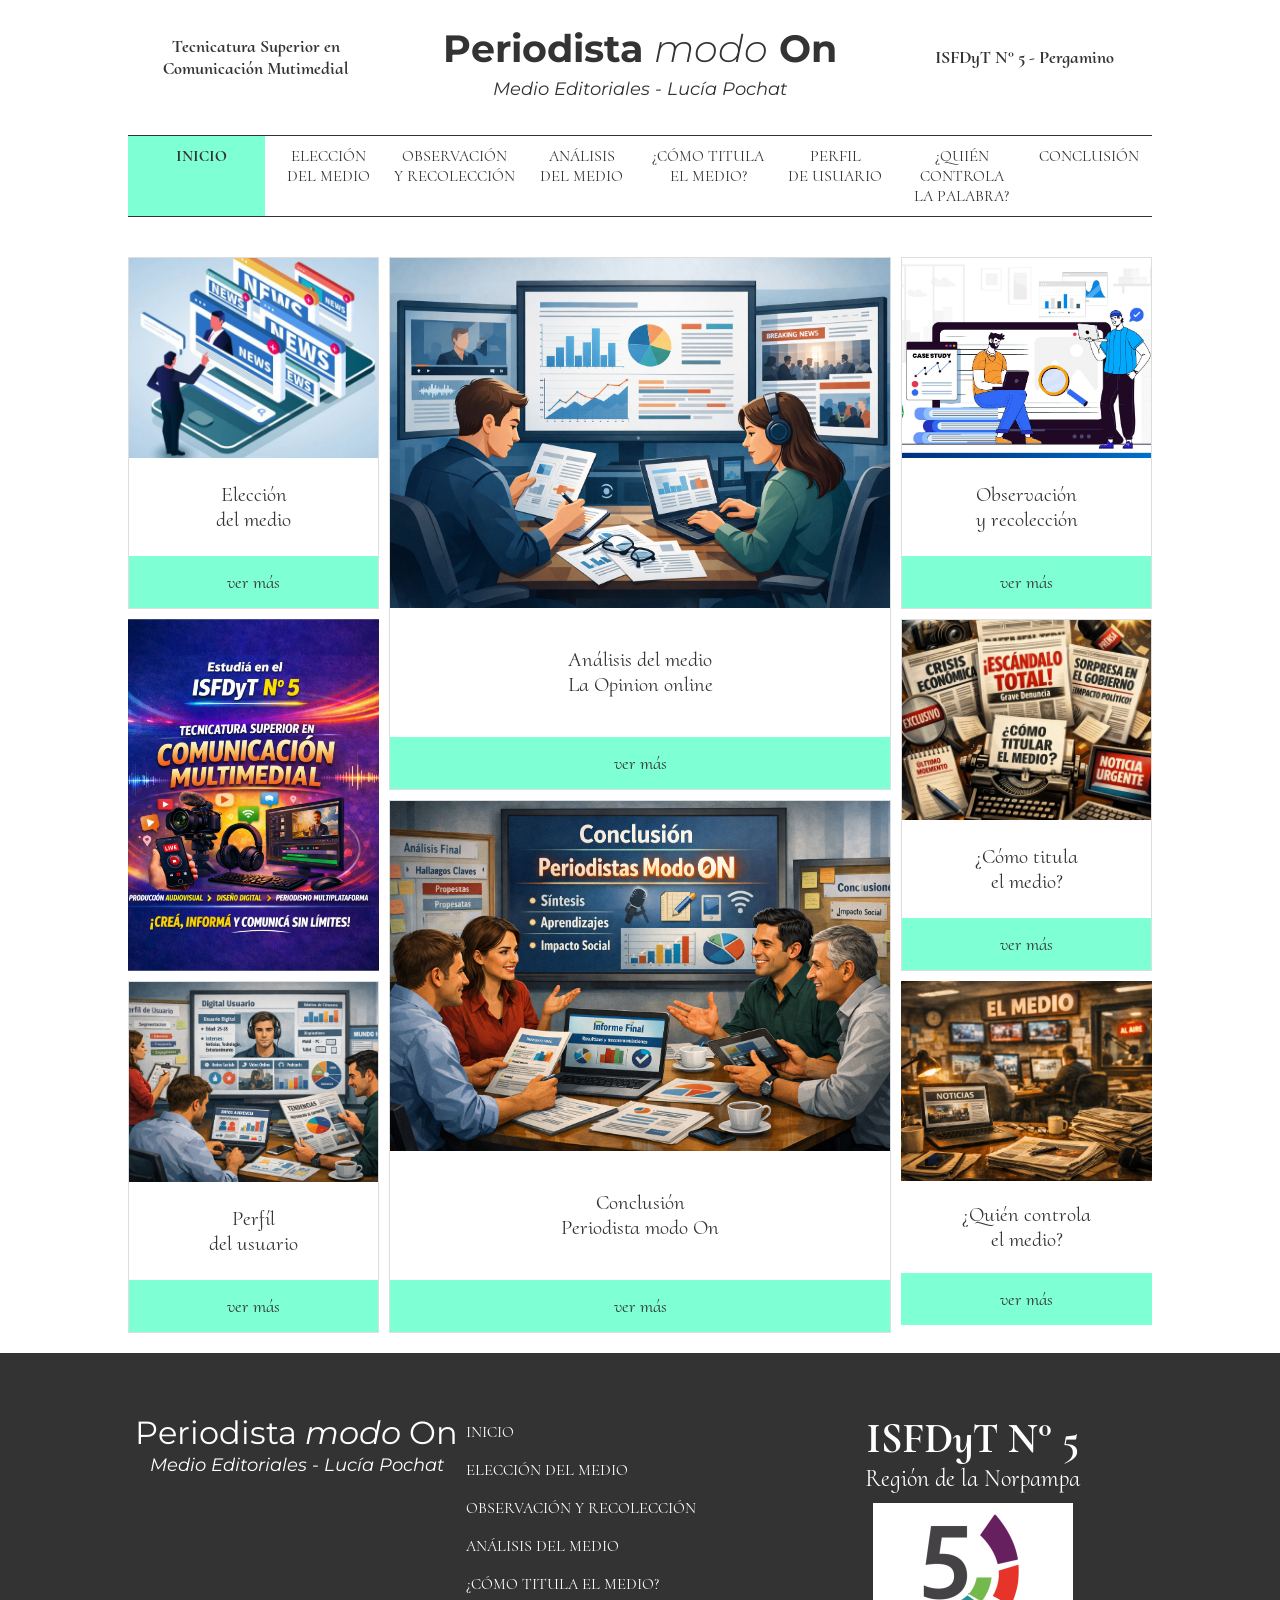
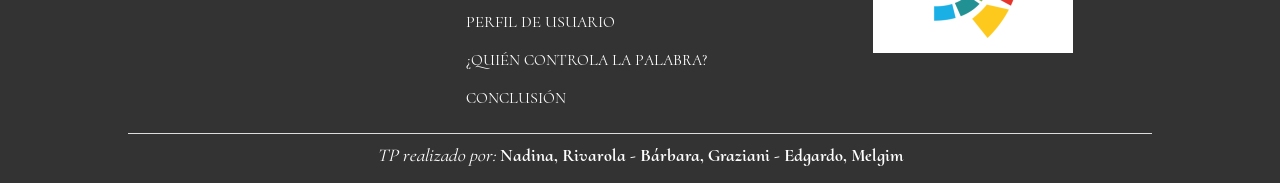
<file: index.html>
<!DOCTYPE html>
<html lang="es">
<head>
    <meta charset="UTF-8">
    <meta name="viewport" content="width=device-width, initial-scale=1.0">
    <link rel="preconnect" href="https://fonts.googleapis.com">
    <link rel="preconnect" href="https://fonts.gstatic.com" crossorigin>
    <link href="https://fonts.googleapis.com/css2?family=Cormorant+Upright:wght@300;400;500;600;700&family=Montserrat:ital,wght@0,100..900;1,100..900&display=swap" rel="stylesheet">
    <link rel="preconnect" href="https://fonts.googleapis.com">
    <link rel="preconnect" href="https://fonts.gstatic.com" crossorigin>
    <link href="https://fonts.googleapis.com/css2?family=Cormorant+Upright:wght@300;400;500;600;700&family=Montserrat:ital,wght@0,100..900;1,100..900&family=Playfair+Display:ital,wght@0,400..900;1,400..900&display=swap" rel="stylesheet">
    <title>Periodista modo On</title>
    <link rel="stylesheet" href="estilos.css">
</head>
<body>
    <div class="contenedor">
        <div class="logoInfo">
            <div class="info">
                <p>Tecnicatura Superior en<br> Comunicación Mutimedial</p>
            </div>
            <div class="info">
                <h1>Periodista <span><i>modo</i></span> On</h1>
                <h2><i>Medio Editoriales - Lucía Pochat</i></h2>
            </div>
            <div class="info">
                <p>ISFDyT N° 5 - Pergamino</p>
            </div>
        </div>
        <nav>
            <a class="activo" href="index.html">INICIO</a>
            <a href="eleccionDelMedio.html">ELECCIÓN<br> DEL MEDIO</a>
            <a href="observacion y recoleccion.html">OBSERVACIÓN<br> Y RECOLECCIÓN</a>
            <a href="analisis.html">ANÁLISIS<br> DEL MEDIO</a>
            <a href="comoTitula.html">¿CÓMO TITULA<br> EL MEDIO?</a>
            <a href="perfilUsusario.html">PERFIL<br> DE USUARIO</a>
            <a href="dueno.html">¿QUIÉN CONTROLA<br> LA PALABRA?</a>
            <a href="conclusion.html">CONCLUSIÓN</a>
        </nav>
        <main>
            <div class="noticiaChica n1">
                <div class="imagen">
                    <img src="Eleccion de medios.jpg" alt="">
                </div>
                <div class="titulo">
                    <p>Elección<br> del medio</p>
                </div>
                <div class="boton">
                    <a href="eleccionDelMedio.html">ver más</a>
                </div>
            </div>
            <div class="noticia n2">
                <div class="imagen">
                    <img src="analisis 2.png" alt="">
                </div>
                <div class="titulo">
                    <p>Análisis del medio<br>La Opinion online</p>
                </div>
                <div class="boton">
                    <a href="analisis.html">ver más</a>
                </div>
            </div>
            <div class="noticiaChica n3">
                <div class="imagen">
                    <img src="Observación y recolección.jpg" alt="">
                </div>
                <div class="titulo">
                    <p>Observación<br>y recolección</p>
                </div>
                <div class="boton">
                    <a href="observacion y recoleccion.html">ver más</a>
                </div>
            </div>
            <div class="bloque n4"></div>
            <div class="noticia n5">
                <div class="imagen">
                    <img src="comoTitula.png" alt="">
                </div>
                <div class="titulo">
                    <p>¿Cómo titula<br>el medio?</p>
                </div>
                <div class="boton">
                    <a href="comoTitula.html">ver más</a>
                </div>
            </div>
            <div class="noticiaChica n6">
                <div class="imagen">
                    <img src="perfil de usuario.png" alt="">
                </div>
                <div class="titulo">
                    <p>Perfíl<br>del usuario</p>
                </div>
                <div class="boton">
                    <a href="perfilUsusario.html">ver más</a>
                </div>
            </div>
            <div class="bloque n7">
                <div class="imagen">
                    <img src="conclusio.png" alt="">
                </div>
                <div class="titulo">
                    <p>Conclusión<br>Periodista modo On</p>
                </div>
                <div class="boton">
                    <a href="conclusion.html">ver más</a>
                </div>
            </div>
            <div class="bloque n8">
                <div class="imagen">
                    <img src="dueño.png" alt="">
                </div>
                <div class="titulo">
                    <p>¿Quién controla<br>el medio?</p>
                </div>
                <div class="boton">
                    <a href="dueno.html">ver más</a>
                </div>
            </div>
        </main>
    </div>
    <footer>
        <div class="contenedorFooter">
            <div class="izquierda">
                <p class="footerTitulo">Periodista <span><i>modo</i></span> On</p>
                <p class="footerSubtitulo"><i>Medio Editoriales - Lucía Pochat</i></p>
            </div>
            <div class="centro">
                <a href="index.html">INICIO</a>
                <a href="eleccionDelMedio.html">ELECCIÓN DEL MEDIO</a>
                <a href="observacion y recoleccion.html">OBSERVACIÓN Y RECOLECCIÓN</a>
                <a href="analisis.html">ANÁLISIS DEL MEDIO</a>
                <a href="comoTitula.html">¿CÓMO TITULA EL MEDIO?</a>
                <a href="perfilUsusario.html">PERFIL DE USUARIO</a>
                <a href="dueno.html">¿QUIÉN CONTROLA LA PALABRA?</a>
                <a href="conclusion.html">CONCLUSIÓN</a>
            </div>
            <div class="derecha">
                <p class="instituto">ISFDyT N° 5</p>
                <p class="region">Región de la Norpampa</p>
                <div class="logoPie"></div>
            </div>
        </div>
        <p class="integrantes"><i>TP realizado por:</i> <strong>Nadina, Rivarola - Bárbara, Graziani - Edgardo, Melgim</strong></p>
    </footer>
</body>
</html>
</file>
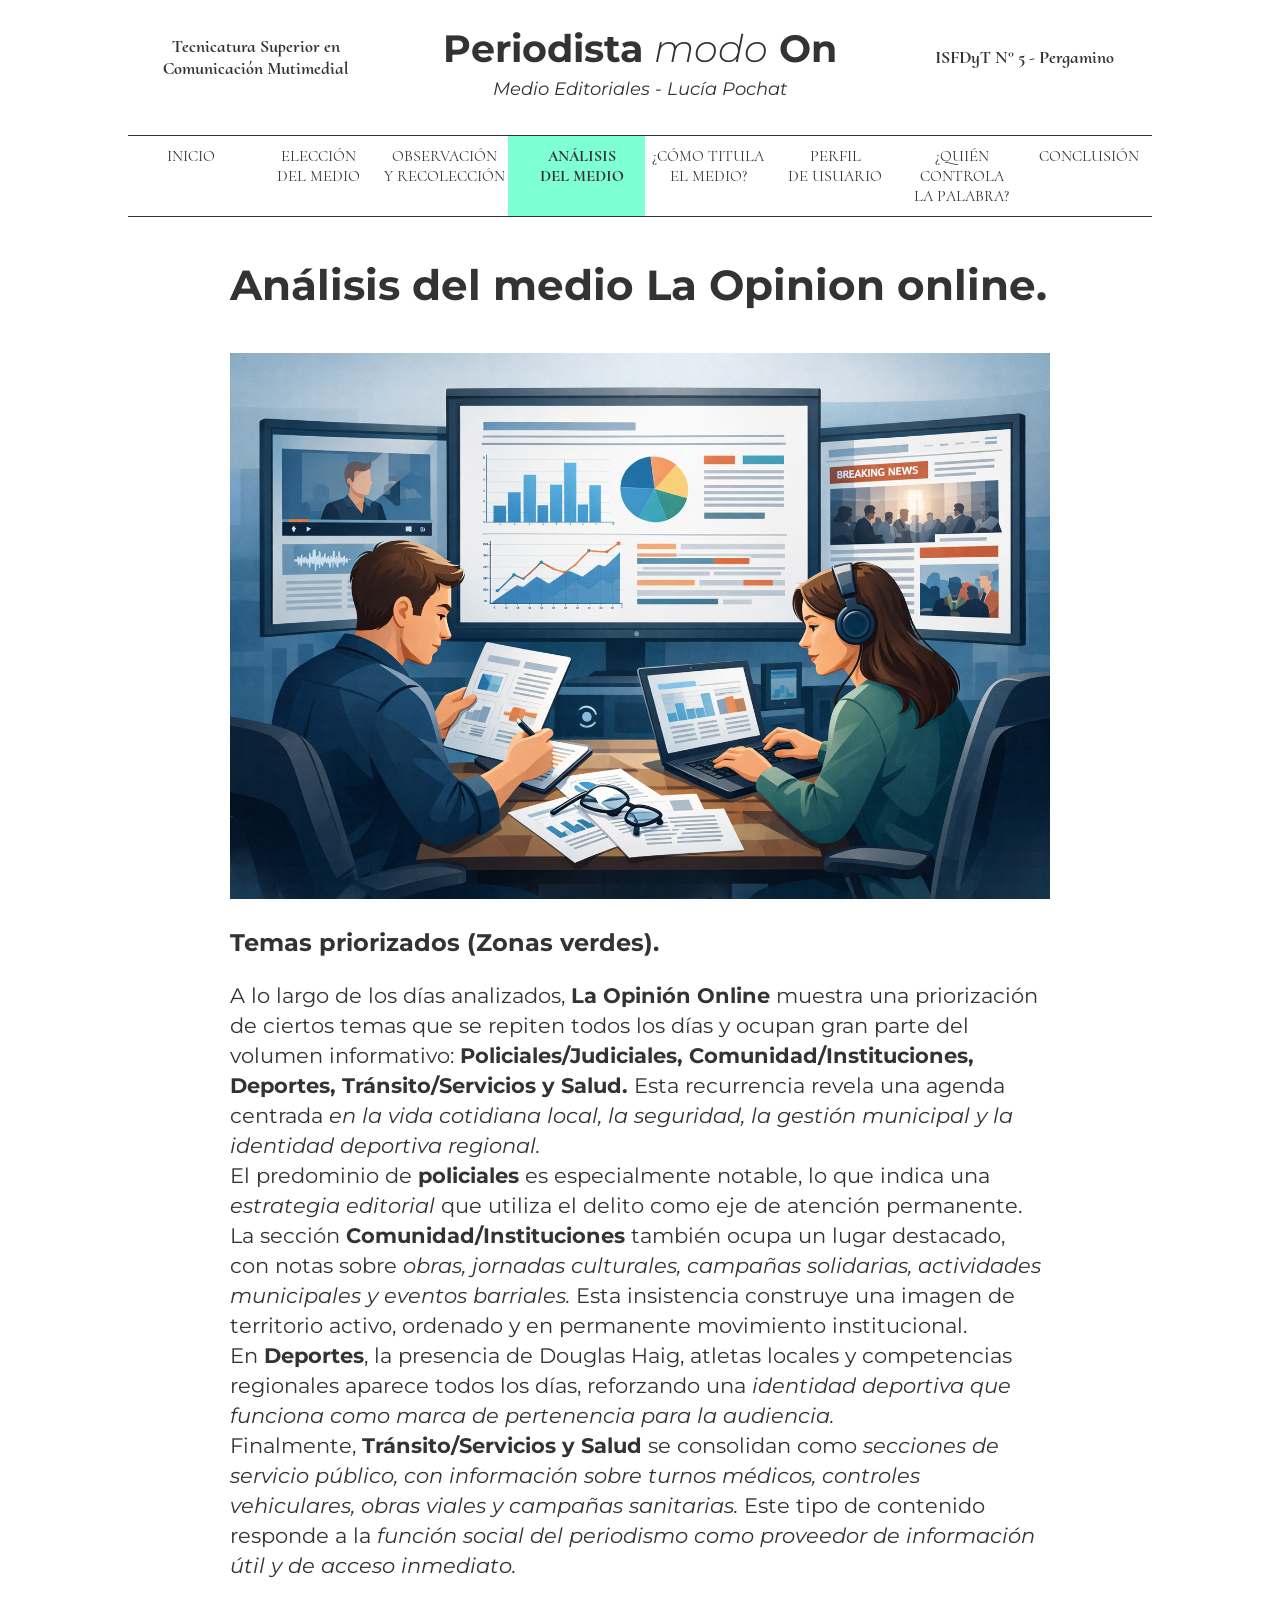
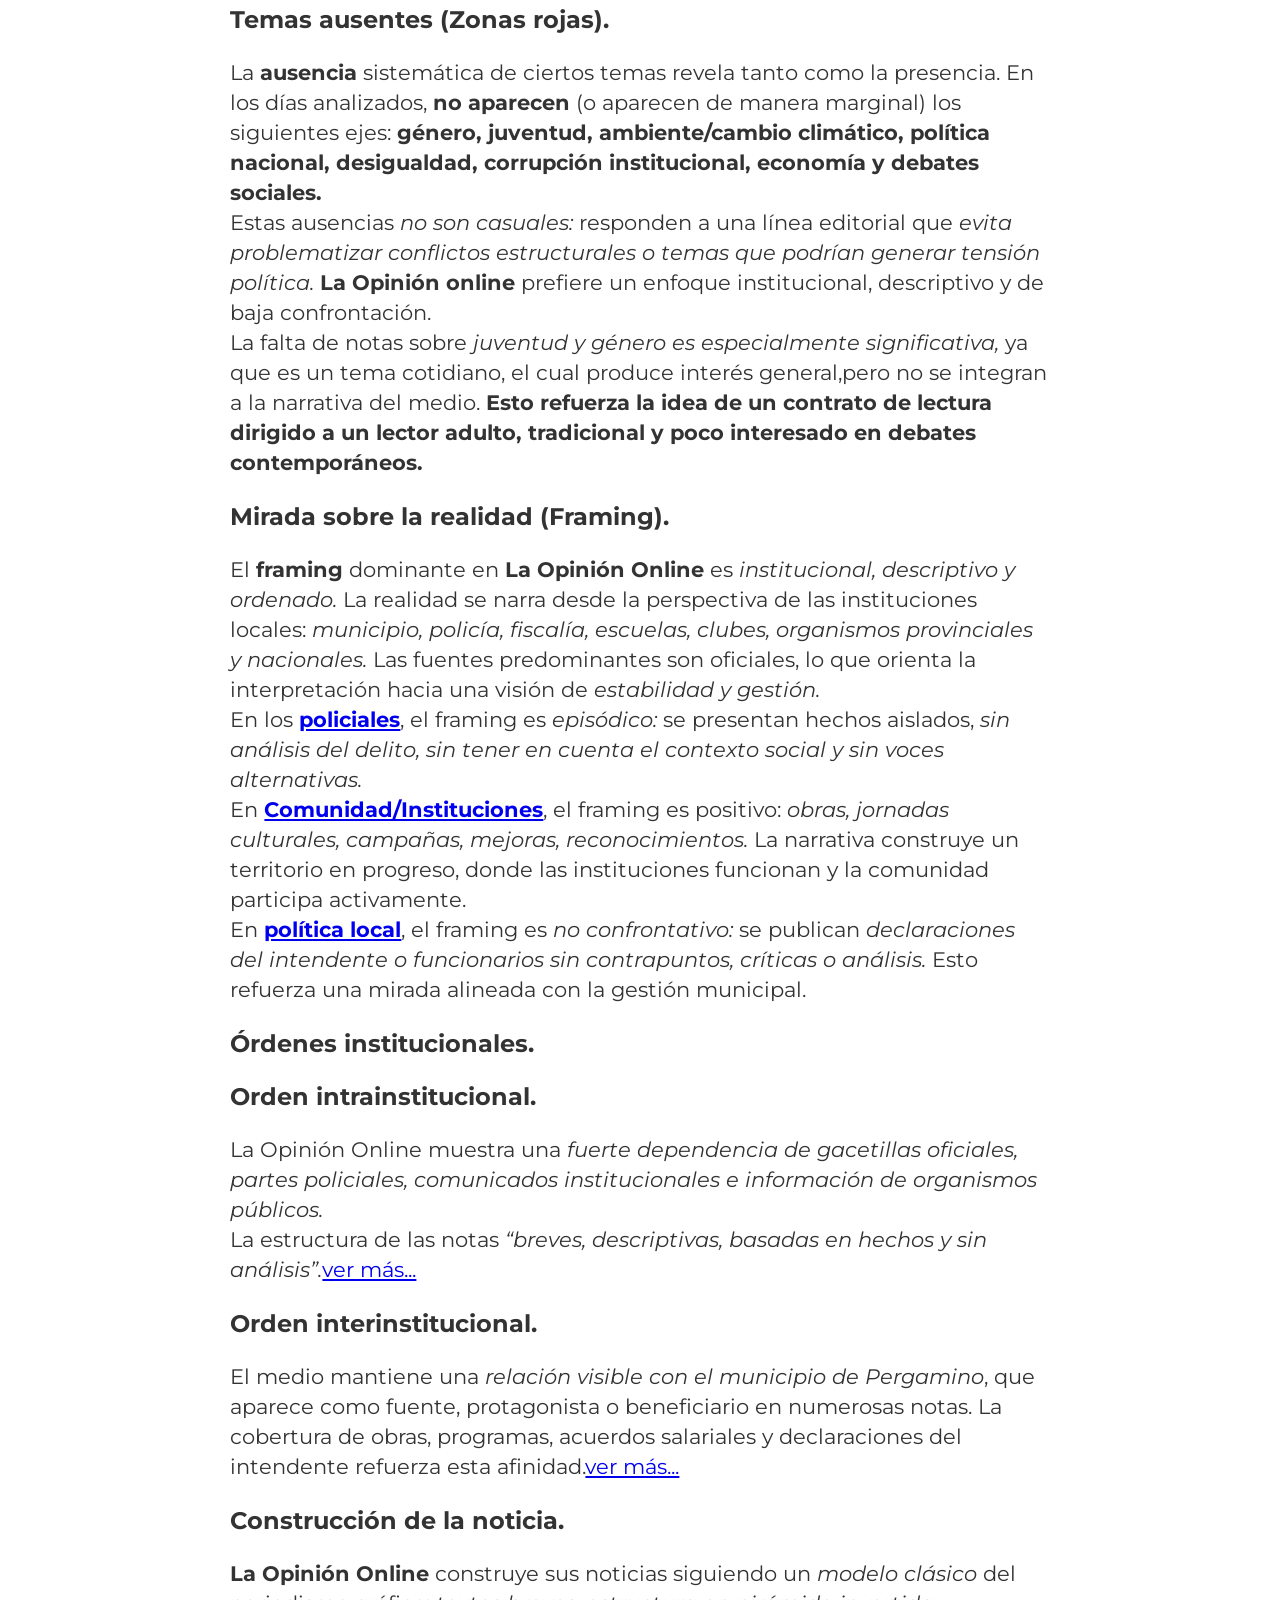
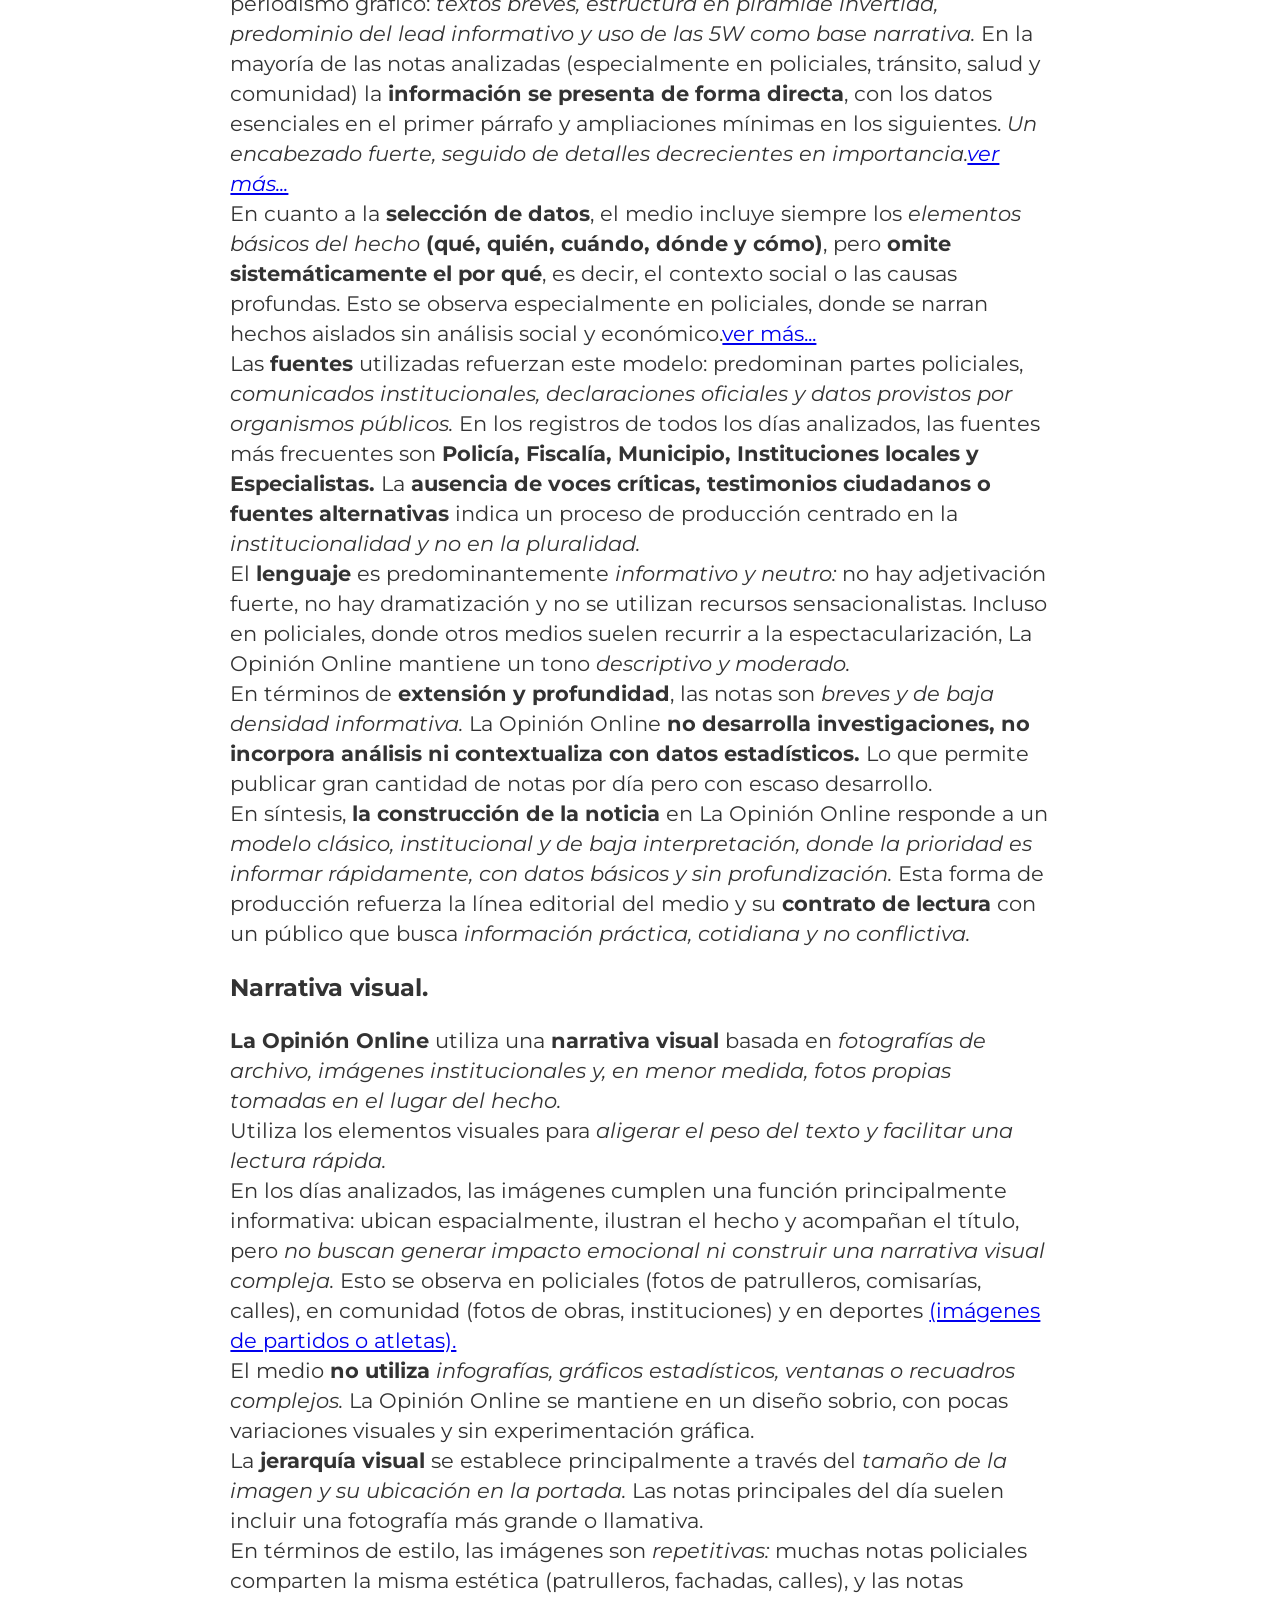
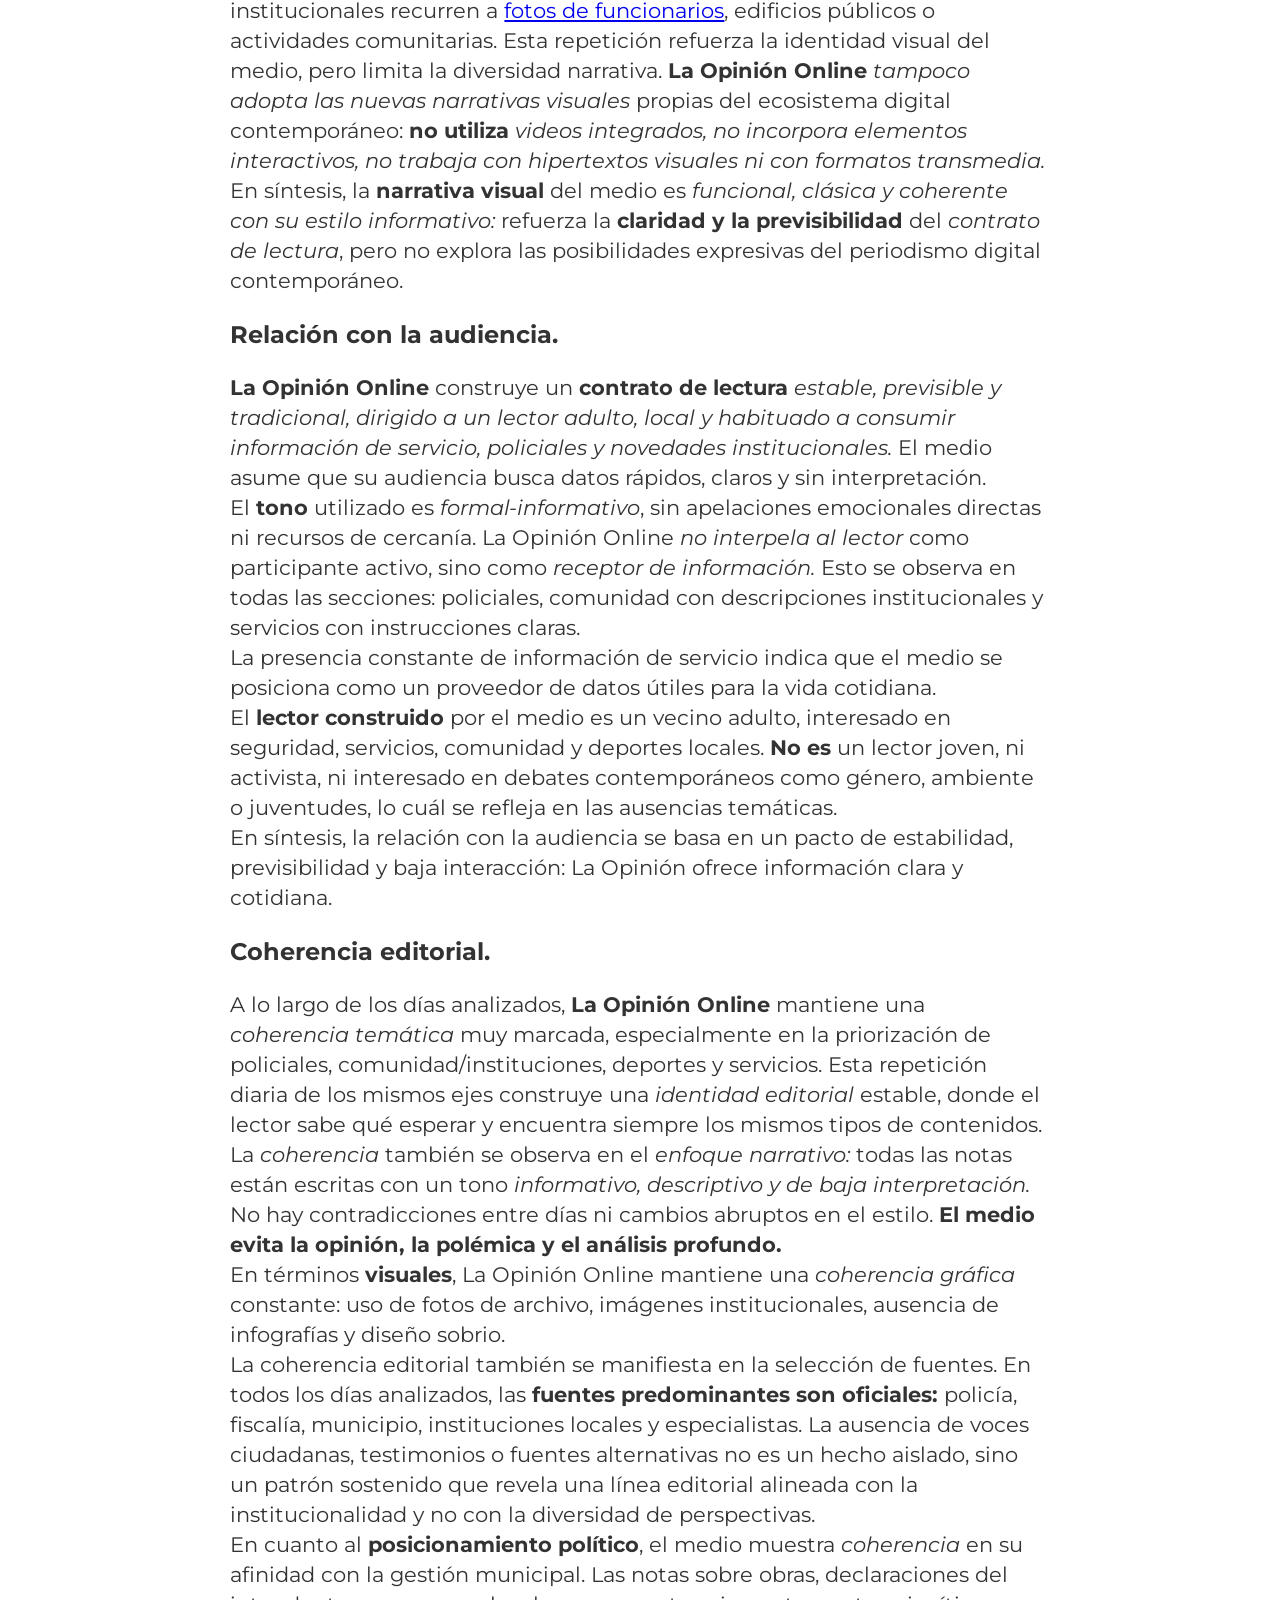
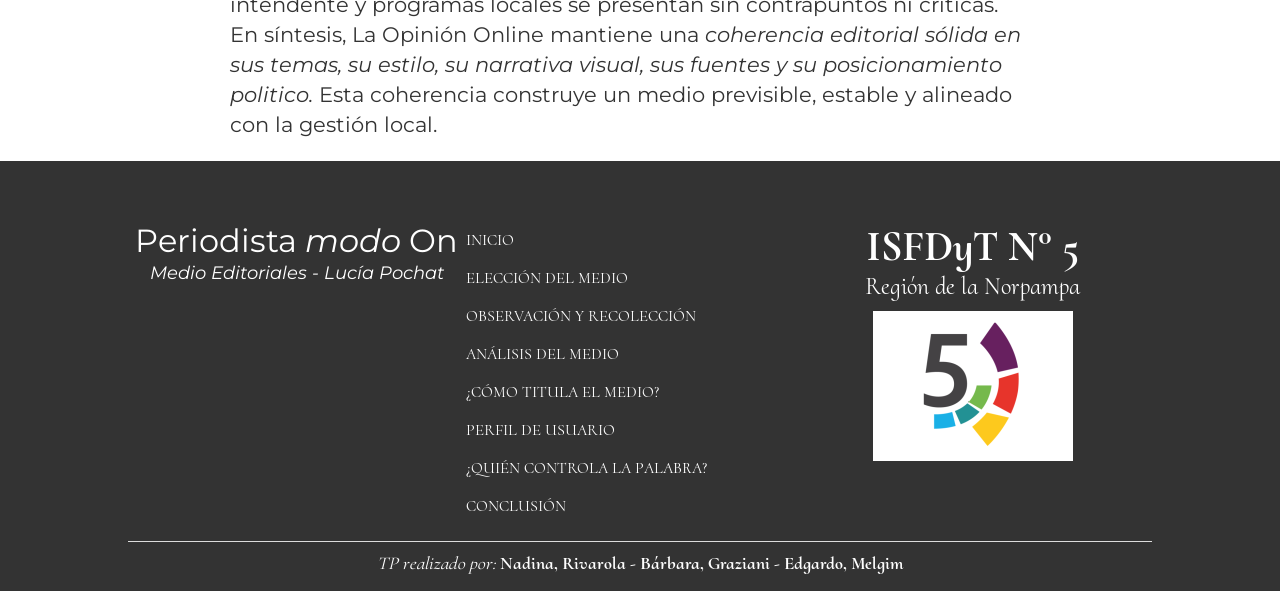
<file: analisis.html>
<!DOCTYPE html>
<html lang="es">

<head>
    <meta charset="UTF-8">
    <meta name="viewport" content="width=device-width, initial-scale=1.0">
    <link rel="preconnect" href="https://fonts.googleapis.com">
    <link rel="preconnect" href="https://fonts.gstatic.com" crossorigin>
    <link
        href="https://fonts.googleapis.com/css2?family=Cormorant+Upright:wght@300;400;500;600;700&family=Montserrat:ital,wght@0,100..900;1,100..900&display=swap"
        rel="stylesheet">
    <link rel="preconnect" href="https://fonts.googleapis.com">
    <link rel="preconnect" href="https://fonts.gstatic.com" crossorigin>
    <link
        href="https://fonts.googleapis.com/css2?family=Cormorant+Upright:wght@300;400;500;600;700&family=Montserrat:ital,wght@0,100..900;1,100..900&family=Playfair+Display:ital,wght@0,400..900;1,400..900&display=swap"
        rel="stylesheet">
    <title>Periodista modo On</title>
    <link rel="stylesheet" href="estilos.css">
</head>

<body>
    <div class="contenedor">
        <div class="logoInfo">
            <div class="info">
                <p>Tecnicatura Superior en<br> Comunicación Mutimedial</p>
            </div>
            <div class="info">
                <h1>Periodista <span><i>modo</i></span> On</h1>
                <h2><i>Medio Editoriales - Lucía Pochat</i></h2>
            </div>
            <div class="info">
                <p>ISFDyT N° 5 - Pergamino</p>
            </div>
        </div>
        <nav>
            <a href="index.html">INICIO</a>
            <a href="eleccionDelMedio.html">ELECCIÓN<br> DEL MEDIO</a>
            <a href="observacion y recoleccion.html">OBSERVACIÓN<br> Y RECOLECCIÓN</a>
            <a class="activo" href="analisis.html">ANÁLISIS<br> DEL MEDIO</a>
            <a href="comoTitula.html">¿CÓMO TITULA<br> EL MEDIO?</a>
            <a href="perfilUsusario.html">PERFIL<br> DE USUARIO</a>
            <a href="dueno.html">¿QUIÉN CONTROLA<br> LA PALABRA?</a>
            <a href="conclusion.html">CONCLUSIÓN</a>
        </nav>
        <section class="contenedor">
            <div class="contenedorMedios">
                <p class="tituloNoticia">Análisis del medio La Opinion online.</p>
                <img src="analisis 2.png" alt="">
                <p class="subtituloNoticia"><b>Temas priorizados (Zonas verdes).</b></p>
                <p class="desarrolloNoticia">A lo largo de los días analizados, <b>La Opinión Online</b> muestra una
                    priorización de ciertos temas que se repiten todos los días y ocupan gran parte del volumen
                    informativo: <b>Policiales/Judiciales, Comunidad/Instituciones, Deportes, Tránsito/Servicios y Salud.</b>
                    Esta recurrencia revela una agenda centrada <i>en la vida cotidiana local, la seguridad, la gestión
                    municipal y la identidad deportiva regional.</i><br>
                    El predominio de <b>policiales</b> es especialmente notable, lo que indica una <i>estrategia editorial</i> que
                    utiliza el delito como eje de atención permanente.<br>
                    La sección <b>Comunidad/Instituciones</b> también ocupa un lugar destacado, con notas sobre <i>obras, jornadas
                    culturales, campañas solidarias, actividades municipales y eventos barriales.</i> Esta insistencia
                    construye una imagen de territorio activo, ordenado y en permanente movimiento institucional.<br>
                    En <b>Deportes</b>, la presencia de Douglas Haig, atletas locales y competencias regionales aparece todos
                    los días, reforzando una <i>identidad deportiva que funciona como marca de pertenencia para la
                    audiencia.</i><br>
                    Finalmente, <b>Tránsito/Servicios y Salud</b> se consolidan como <i>secciones de servicio público, con
                    información sobre turnos médicos, controles vehiculares, obras viales y campañas sanitarias.</i> Este
                    tipo de contenido responde a la <i>función social del periodismo como proveedor de información útil y
                    de acceso inmediato.</i></p>
                <p class="subtituloNoticia"><b>Temas ausentes (Zonas rojas).</b></p>
                <p class="desarrolloNoticia">La <b>ausencia</b> sistemática de ciertos temas revela tanto como la presencia. En
                    los días analizados, <b>no aparecen</b> (o aparecen de manera marginal) los siguientes ejes: <b>género,
                    juventud, ambiente/cambio climático, política nacional, desigualdad, corrupción institucional,
                    economía y debates sociales.</b><br>
                    Estas ausencias <i>no son casuales:</i> responden a una línea editorial que <i>evita problematizar conflictos
                    estructurales o temas que podrían generar tensión política.</i> <b>La Opinión online</b> prefiere un enfoque
                    institucional, descriptivo y de baja confrontación.<br>
                    La falta de notas sobre <i>juventud y género es especialmente significativa,</i> ya que es un tema
                    cotidiano, el cual produce interés general,pero no se integran a la narrativa del medio. <b>Esto
                    refuerza la idea de un contrato de lectura dirigido a un lector adulto, tradicional y poco
                    interesado en debates contemporáneos.</b></p>
                <p class="subtituloNoticia"><b>Mirada sobre la realidad (Framing).</b></p>
                <p class="desarrolloNoticia">El <b>framing</b> dominante en <b>La Opinión Online</b> es <i>institucional, descriptivo y
                    ordenado.</i> La realidad se narra desde la perspectiva de las instituciones locales: <i>municipio,
                    policía, fiscalía, escuelas, clubes, organismos provinciales y nacionales.</i> Las fuentes predominantes
                    son oficiales, lo que orienta la interpretación hacia una visión de <i>estabilidad y gestión.</i><br>
                    En los <b><a href="https://www.laopinionline.ar/Condenaron-a-una-viuda-negra-de-pergamino" target="blanc_">policiales</a></b>, el framing es <i>episódico:</i> se presentan hechos aislados, <i>sin análisis del delito,
                    sin tener en cuenta el contexto social y sin voces alternativas.</i><br>
                    En <b><a href="https://www.laopinionline.ar/Yesica-Chazarreta-reconocimiento" target="blanc_">Comunidad/Instituciones</a></b>, el framing es positivo: <i>obras, jornadas culturales, campañas, mejoras,
                    reconocimientos.</i> La narrativa construye un territorio en progreso, donde las instituciones funcionan
                    y la comunidad participa activamente.<br>
                    En <b><a href="https://www.laopinionline.ar/Acuerdo-salarial-entre-Municipio-y-los-trabajadores" target="blanc_">política local</a></b>, el framing es <i>no confrontativo:</i> se publican <i>declaraciones del intendente o
                    funcionarios sin contrapuntos, críticas o análisis.</i> Esto refuerza una mirada alineada con la gestión
                    municipal.</p>
                <p class="subtituloNoticia"><b>Órdenes institucionales.</b></p>
                <p class="subtituloNoticia"><b>Orden intrainstitucional.</b></p>
                <p class="desarrolloNoticia"><b></b>La Opinión Online</b> muestra una <i>fuerte dependencia de gacetillas oficiales, partes
                    policiales, comunicados institucionales e información de organismos públicos.</i><br>
                    La estructura de las notas <i>“breves, descriptivas, basadas en hechos y sin análisis”.</i><a href="https://www.laopinionline.ar/la-policia-motorizada-aprehendio-un-sujeto-mas-37-gramos-marihuana-n5403836" target="lanc_">ver más...</a></p>
                <p class="subtituloNoticia"><b>Orden interinstitucional.</b></p>
                <p class="desarrolloNoticia">El medio mantiene una <i>relación visible con el municipio de Pergamino</i>, que
                    aparece como fuente, protagonista o beneficiario en numerosas notas. La cobertura de obras,
                    programas, acuerdos salariales y declaraciones del intendente refuerza esta afinidad.<a href="https://www.laopinionline.ar/Mas-obras-de-pavimento-en-los-pueblos-del-Partido-de-Pergamino" target="blanc_">ver más...</a></p>
                <p class="subtituloNoticia"><b>Construcción de la noticia.</b></p>
                <p class="desarrolloNoticia"><b>La Opinión Online</b> construye sus noticias siguiendo un <i>modelo clásico</i> del
                    periodismo gráfico: <i>textos breves, estructura en pirámide invertida, predominio del lead informativo
                    y uso de las 5W como base narrativa.</i> En la mayoría de las notas analizadas (especialmente en
                    policiales, tránsito, salud y comunidad) la <b>información se presenta de forma directa</b>, con los datos
                    esenciales en el primer párrafo y ampliaciones mínimas en los siguientes. <i>Un encabezado fuerte,
                    seguido de detalles decrecientes en importancia.<a href="https://www.laopinionline.ar/Prevencion-de-Triquinosis-a-traves-de-recomendaciones-en-materia-de-salud" target="blanc_">ver más...</a></i><br>
                    En cuanto a la <b>selección de datos</b>, el medio incluye siempre los <i>elementos básicos del hecho</i> <b>(qué,
                    quién, cuándo, dónde y cómo)</b>, pero <b>omite sistemáticamente el por qué</b>, es decir, el contexto social o
                    las causas profundas. Esto se observa especialmente en policiales, donde se narran hechos aislados
                    sin análisis social y económico.<a href="https://www.laopinionline.ar/robo-elementos-una-casa-comparten-la-imagen-una-reposera-y-una-manguera-que-le-incautaron-menores-n5403913" target="blanc_">ver más...</a><br>
                    Las <b>fuentes</b> utilizadas refuerzan este modelo: predominan partes policiales, <i>comunicados
                    institucionales, declaraciones oficiales y datos provistos por organismos públicos.</i> En los registros
                    de todos los días analizados, las fuentes más frecuentes son <b>Policía, Fiscalía, Municipio,
                    Instituciones locales y Especialistas.</b> La <b>ausencia de voces críticas, testimonios ciudadanos o
                    fuentes alternativas</b> indica un proceso de producción centrado en la <i>institucionalidad y no en la pluralidad.</i><br>
                    El <b>lenguaje</b> es predominantemente <i>informativo y neutro:</i> no hay adjetivación fuerte, no hay
                    dramatización y no se utilizan recursos sensacionalistas. Incluso en policiales, donde otros medios
                    suelen recurrir a la espectacularización, La Opinión Online mantiene un tono <i>descriptivo y moderado.</i><br>
                    En términos de <b>extensión y profundidad</b>, las notas son <i>breves y de baja densidad informativa.</i> La
                    Opinión Online <b>no desarrolla investigaciones, no incorpora análisis ni contextualiza con datos
                    estadísticos.</b> Lo que permite publicar gran cantidad de notas por día pero con escaso desarrollo.<br>
                    En síntesis, <b>la construcción de la noticia</b> en La Opinión Online responde a un <i>modelo clásico,
                    institucional y de baja interpretación, donde la prioridad es informar rápidamente, con datos
                    básicos y sin profundización.</i> Esta forma de producción refuerza la línea editorial del medio y su
                    <b>contrato de lectura</b> con un público que busca <i>información práctica, cotidiana y no conflictiva.</i></p>
                <p class="subtituloNoticia"><b>Narrativa visual.</b></p>
                <p class="desarrolloNoticia"><b>La Opinión Online</b> utiliza una <b>narrativa visual</b> basada en <i>fotografías de
                    archivo, imágenes institucionales y, en menor medida, fotos propias tomadas en el lugar del hecho.</i><br>
                    Utiliza los elementos visuales para <i>aligerar el peso del texto y facilitar una lectura rápida.</i><br>
                    En los días analizados, las imágenes cumplen una función principalmente informativa: ubican
                    espacialmente, ilustran el hecho y acompañan el título, pero <i>no buscan generar impacto emocional ni
                    construir una narrativa visual compleja.</i> Esto se observa en policiales (fotos de patrulleros,
                    comisarías, calles), en comunidad (fotos de obras, instituciones) y en deportes <a href="https://www.laopinionline.ar/Pergamino-en-el-Regional-badminton" target="blanc_">(imágenes de
                    partidos o atletas).</a><br>
                    El medio <b>no utiliza</b> <i>infografías, gráficos estadísticos, ventanas o recuadros complejos.</i> La Opinión Online
                    se mantiene en un diseño sobrio, con pocas variaciones visuales y sin experimentación gráfica.<br>
                    La <b>jerarquía visual</b> se establece principalmente a través del <i>tamaño de la imagen y su ubicación en
                    la portada.</i> Las notas principales del día suelen incluir una fotografía más grande o llamativa.<br>
                    En términos de estilo, las imágenes son <i>repetitivas:</i> muchas notas policiales comparten la misma
                    estética (patrulleros, fachadas, calles), y las notas institucionales recurren a <a href="https://www.laopinionline.ar/Karim-Dib-y-la-situacion-de-Pergamino-en-este-contexto-nacional-y-provincial" target="blanc_">fotos de
                    funcionarios</a>, edificios públicos o actividades comunitarias. Esta repetición refuerza la identidad
                    visual del medio, pero limita la diversidad narrativa.
                    <b>La Opinión Online</b> <i>tampoco adopta las nuevas narrativas visuales</i> propias del ecosistema digital
                    contemporáneo: <b>no utiliza</b> <i>videos integrados, no incorpora elementos interactivos, no trabaja con
                    hipertextos visuales ni con formatos transmedia.</i><br>
                    En síntesis, la <b>narrativa visual</b> del medio es <i>funcional, clásica y coherente con su estilo
                    informativo:</i> refuerza la <b>claridad y la previsibilidad</b> del <i>contrato de lectura</i>, pero no explora las
                    posibilidades expresivas del periodismo digital contemporáneo.</p>
                <p class="subtituloNoticia"><b>Relación con la audiencia.</b></p>
                <p class="desarrolloNoticia"><b>La Opinión Online</b> construye un <b>contrato de lectura</b> <i>estable, previsible y
                    tradicional, dirigido a un lector adulto, local y habituado a consumir información de servicio,
                    policiales y novedades institucionales.</i> El medio asume que su audiencia busca datos rápidos, claros
                    y sin interpretación.<br>
                    El <b>tono</b> utilizado es <i>formal-informativo</i>, sin apelaciones emocionales directas ni recursos de
                    cercanía. La Opinión Online <i>no interpela al lector</i> como participante activo, sino como <i>receptor de
                    información.</i> Esto se observa en todas las secciones: policiales, comunidad con descripciones
                    institucionales y servicios con instrucciones claras.<br>
                    La presencia constante de información de servicio indica que el medio se posiciona como un proveedor
                    de datos útiles para la vida cotidiana.<br>
                    El <b>lector construido</b> por el medio es un vecino adulto, interesado en seguridad, servicios, comunidad
                    y deportes locales. <b>No es</b> un lector joven, ni activista, ni interesado en debates contemporáneos
                    como género, ambiente o juventudes, lo cuál se refleja en las ausencias temáticas.<br>
                    En síntesis, la relación con la audiencia se basa en un pacto de estabilidad, previsibilidad y baja
                    interacción: La Opinión ofrece información clara y cotidiana.</p>
                <p class="subtituloNoticia"><b>Coherencia editorial.</b></p>
                <p class="desarrolloNoticia">A lo largo de los días analizados, <b>La Opinión Online</b> mantiene una
                    <i>coherencia temática</i> muy marcada, especialmente en la priorización de policiales,
                    comunidad/instituciones, deportes y servicios. Esta repetición diaria de los mismos ejes construye
                    una <i>identidad editorial</i> estable, donde el lector sabe qué esperar y encuentra siempre los mismos
                    tipos de contenidos.<br>
                    La <i>coherencia</i> también se observa en el <i>enfoque narrativo:</i> todas las notas están escritas con un tono
                    <i>informativo, descriptivo y de baja interpretación.</i> No hay contradicciones entre días ni cambios
                    abruptos en el estilo. <b>El medio evita la opinión, la polémica y el análisis profundo.</b><br>
                    En términos <b>visuales</b>, La Opinión Online mantiene una <i>coherencia gráfica</i> constante: uso de fotos de archivo,
                    imágenes institucionales, ausencia de infografías y diseño sobrio.<br>
                    La coherencia editorial también se manifiesta en la selección de fuentes. En todos los días
                    analizados, las <b>fuentes predominantes son oficiales:</b> policía, fiscalía, municipio, instituciones
                    locales y especialistas. La ausencia de voces ciudadanas, testimonios o fuentes alternativas no es
                    un hecho aislado, sino un patrón sostenido que revela una línea editorial alineada con la
                    institucionalidad y no con la diversidad de perspectivas.<br>
                    En cuanto al <b>posicionamiento político</b>, el medio muestra <i>coherencia</i> en su afinidad con la gestión
                    municipal. Las notas sobre obras, declaraciones del intendente y programas locales se presentan sin
                    contrapuntos ni críticas.<br>
                    En síntesis, La Opinión Online mantiene una <i>coherencia editorial sólida en sus temas, su estilo, su
                    narrativa visual, sus fuentes y su posicionamiento politico.</i> Esta coherencia construye un medio
                    previsible, estable y alineado con la gestión local.</p>
            </div>
        </section>
    </div>
    <footer>
        <div class="contenedorFooter">
            <div class="izquierda">
                <p class="footerTitulo">Periodista <span><i>modo</i></span> On</p>
                <p class="footerSubtitulo"><i>Medio Editoriales - Lucía Pochat</i></p>
            </div>
            <div class="centro">
                <a href="index.html">INICIO</a>
                <a href="eleccionDelMedio.html">ELECCIÓN DEL MEDIO</a>
                <a href="observacion y recoleccion.html">OBSERVACIÓN Y RECOLECCIÓN</a>
                <a href="analisis.html">ANÁLISIS DEL MEDIO</a>
                <a href="comoTitula.html">¿CÓMO TITULA EL MEDIO?</a>
                <a href="perfilUsusario.html">PERFIL DE USUARIO</a>
                <a href="dueno.html">¿QUIÉN CONTROLA LA PALABRA?</a>
                <a href="conclusion.html">CONCLUSIÓN</a>
            </div>
            <div class="derecha">
                <p class="instituto">ISFDyT N° 5</p>
                <p class="region">Región de la Norpampa</p>
                <div class="logoPie"></div>
            </div>
        </div>
        <p class="integrantes"><i>TP realizado por:</i> <strong>Nadina, Rivarola - Bárbara, Graziani - Edgardo,
                Melgim</strong></p>
    </footer>
</body>

</html>
</file>
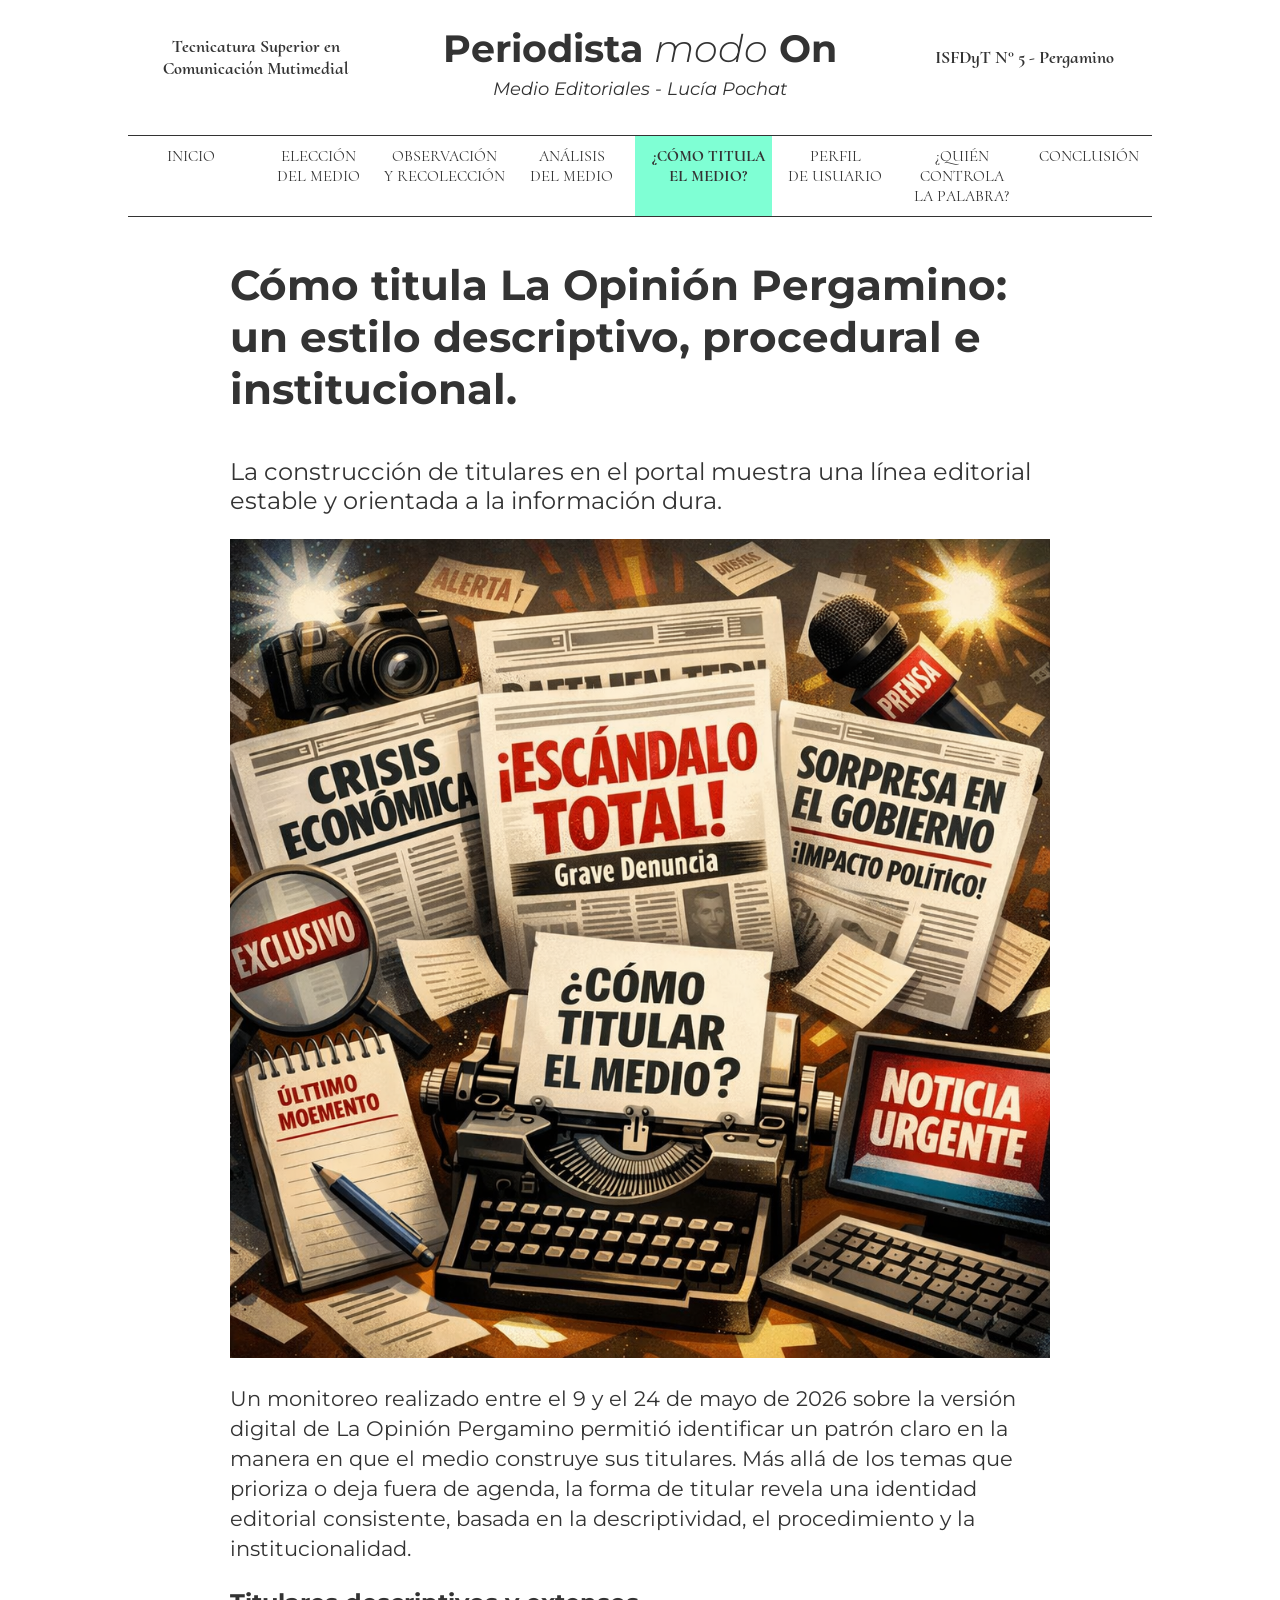
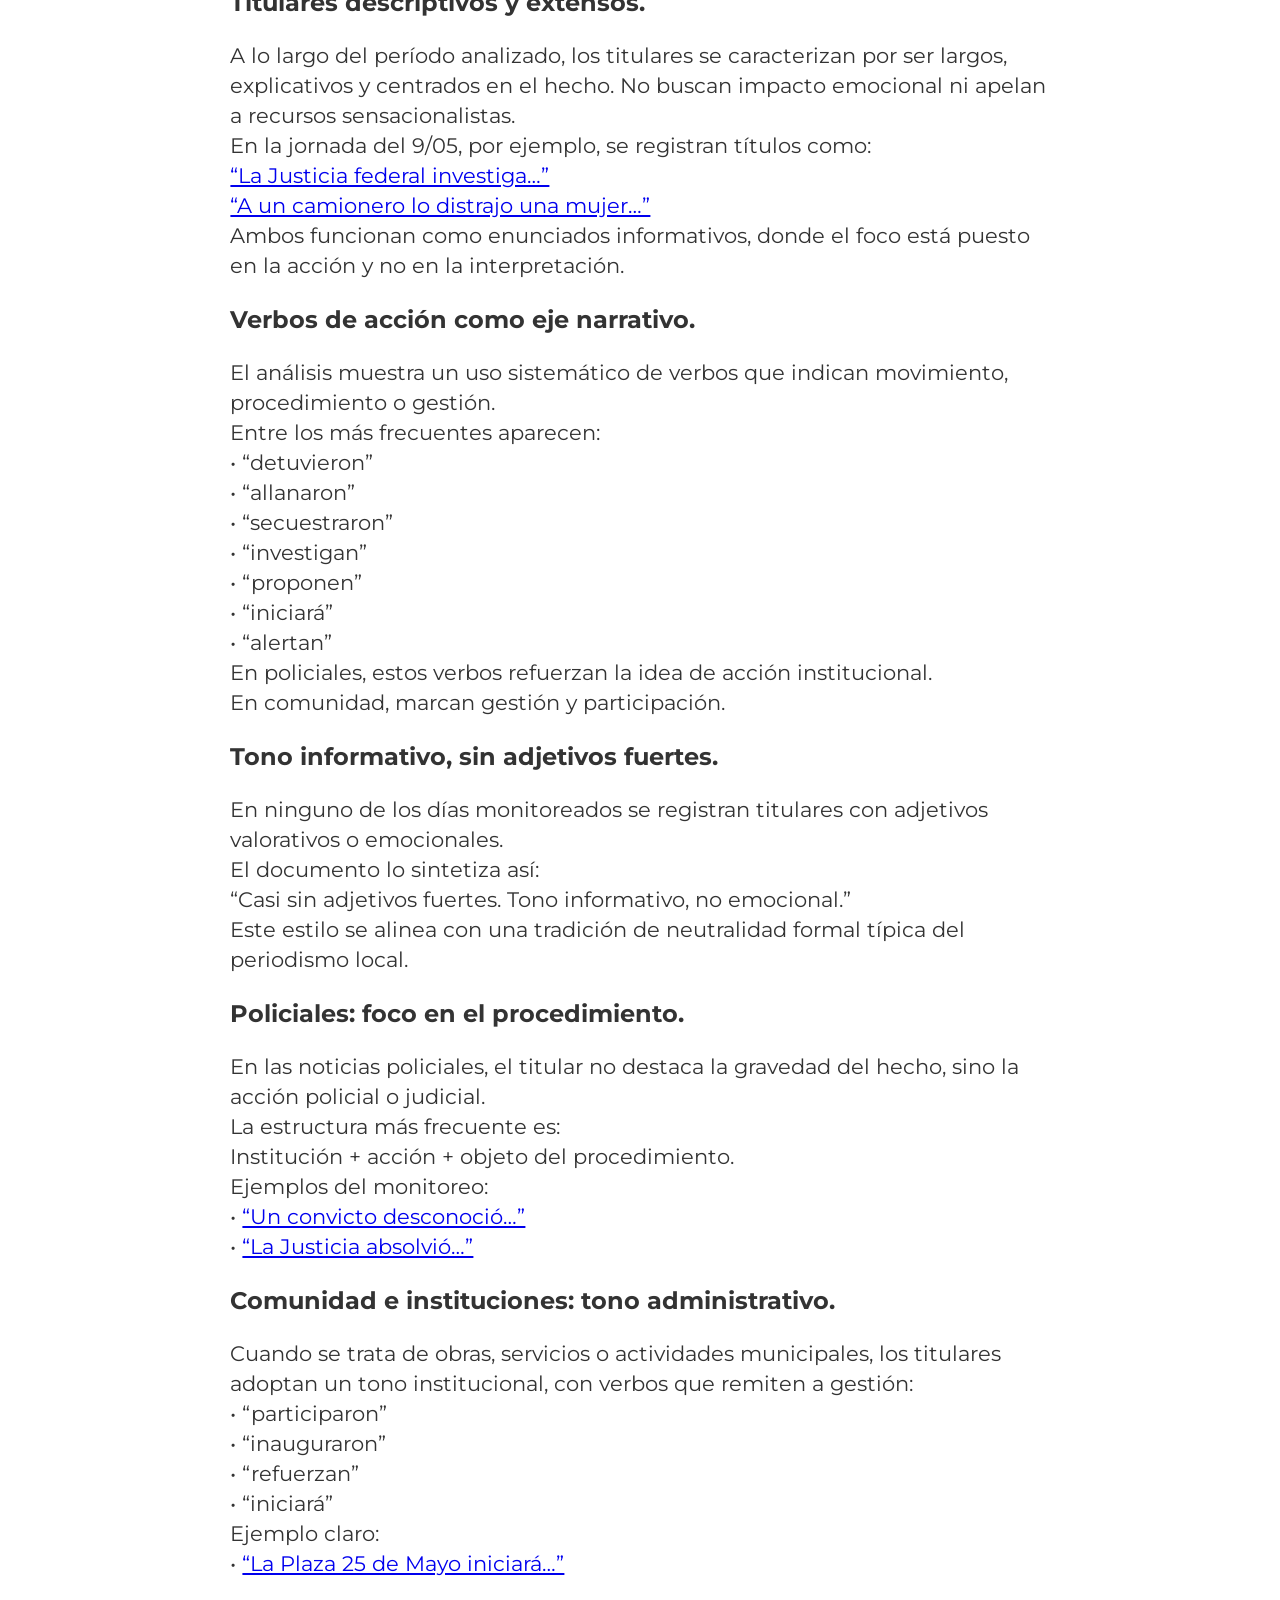
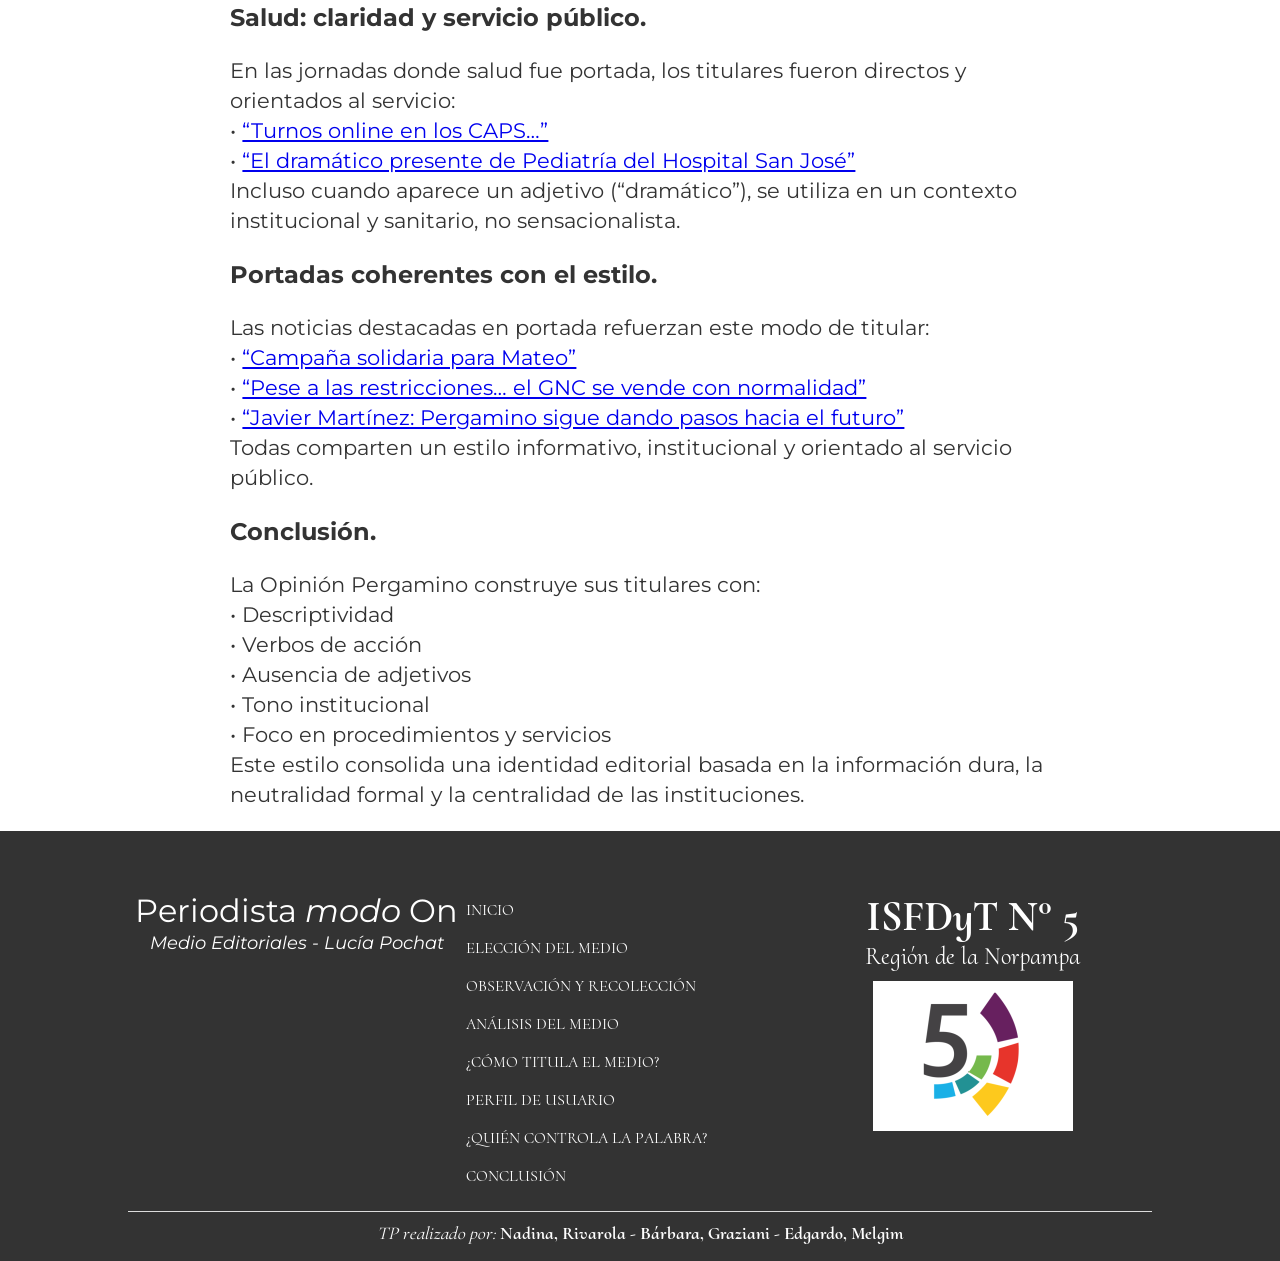
<file: comoTitula.html>
<!DOCTYPE html>
<html lang="es">

<head>
    <meta charset="UTF-8">
    <meta name="viewport" content="width=device-width, initial-scale=1.0">
    <link rel="preconnect" href="https://fonts.googleapis.com">
    <link rel="preconnect" href="https://fonts.gstatic.com" crossorigin>
    <link
        href="https://fonts.googleapis.com/css2?family=Cormorant+Upright:wght@300;400;500;600;700&family=Montserrat:ital,wght@0,100..900;1,100..900&display=swap"
        rel="stylesheet">
    <link rel="preconnect" href="https://fonts.googleapis.com">
    <link rel="preconnect" href="https://fonts.gstatic.com" crossorigin>
    <link
        href="https://fonts.googleapis.com/css2?family=Cormorant+Upright:wght@300;400;500;600;700&family=Montserrat:ital,wght@0,100..900;1,100..900&family=Playfair+Display:ital,wght@0,400..900;1,400..900&display=swap"
        rel="stylesheet">
    <title>Periodista modo On</title>
    <link rel="stylesheet" href="estilos.css">
</head>

<body>
    <div class="contenedor">
        <div class="logoInfo">
            <div class="info">
                <p>Tecnicatura Superior en<br> Comunicación Mutimedial</p>
            </div>
            <div class="info">
                <h1>Periodista <span><i>modo</i></span> On</h1>
                <h2><i>Medio Editoriales - Lucía Pochat</i></h2>
            </div>
            <div class="info">
                <p>ISFDyT N° 5 - Pergamino</p>
            </div>
        </div>
        <nav>
            <a href="index.html">INICIO</a>
            <a href="eleccionDelMedio.html">ELECCIÓN<br> DEL MEDIO</a>
            <a href="observacion y recoleccion.html">OBSERVACIÓN<br> Y RECOLECCIÓN</a>
            <a href="analisis.html">ANÁLISIS<br> DEL MEDIO</a>
            <a class="activo" href="comoTitula.html">¿CÓMO TITULA<br> EL MEDIO?</a>
            <a href="perfilUsusario.html">PERFIL<br> DE USUARIO</a>
            <a href="dueno.html">¿QUIÉN CONTROLA<br> LA PALABRA?</a>
            <a href="conclusion.html">CONCLUSIÓN</a>
        </nav>
        <section class="contenedor">
            <div class="contenedorMedios">
                <p class="tituloNoticia">Cómo titula La Opinión Pergamino: un estilo descriptivo, procedural e
                    institucional.</p>
                <p class="subtituloNoticia">La construcción de titulares en el portal muestra una línea editorial
                    estable y orientada a la información dura.</p>
                <img src="comoTitula.png" alt="">
                <p class="desarrolloNoticia">Un monitoreo realizado entre el 9 y el 24 de mayo de 2026 sobre la versión
                    digital de La Opinión Pergamino permitió identificar un patrón claro en la manera en que el medio
                    construye sus titulares. Más allá de los temas que prioriza o deja fuera de agenda, la forma de
                    titular revela una identidad editorial consistente, basada en la descriptividad, el procedimiento y
                    la institucionalidad.</p>
                <p class="subtituloNoticia"><b>Titulares descriptivos y extensos.</b></p>
                <p class="desarrolloNoticia">A lo largo del período analizado, los titulares se caracterizan por ser
                    largos, explicativos y centrados en el hecho. No buscan impacto emocional ni apelan a recursos
                    sensacionalistas.<br>
                    En la jornada del 9/05, por ejemplo, se registran títulos como:<br>
                    <a href="https://www.laopinionline.ar/la-justicia-federal-investiga-la-clinica-centro-presunto-fraude-millonario-al-pami-n5403647" target="blanc_">“La Justicia federal investiga…”</a><br>
                    <a href="https://www.laopinionline.ar/a-un-camionero-lo-distrajo-una-mujer-pidiendole-agua-y-le-hurtaron-el-telefono-celular-n5403644" target="blanc_">“A un camionero lo distrajo una mujer…”</a><br>
                    Ambos funcionan como enunciados informativos, donde el foco está puesto en la acción y no en la
                    interpretación.</p>
                <p class="subtituloNoticia"><b>Verbos de acción como eje narrativo.</b></p>
                <p class="desarrolloNoticia">El análisis muestra un uso sistemático de verbos que indican movimiento,
                    procedimiento o gestión.<br>
                    Entre los más frecuentes aparecen:<br>
                    • “detuvieron”<br>
                    • “allanaron”<br>
                    • “secuestraron”<br>
                    • “investigan”<br>
                    • “proponen”<br>
                    • “iniciará”<br>
                    • “alertan”<br>
                    En policiales, estos verbos refuerzan la idea de acción institucional.<br>
                    En comunidad, marcan gestión y participación.</p>
                <p class="subtituloNoticia"><b>Tono informativo, sin adjetivos fuertes.</b></p>
                <p class="desarrolloNoticia">En ninguno de los días monitoreados se registran titulares con adjetivos
                    valorativos o emocionales.<br>
                    El documento lo sintetiza así:<br>
                    “Casi sin adjetivos fuertes. Tono informativo, no emocional.”<br>
                    Este estilo se alinea con una tradición de neutralidad formal típica del periodismo local.</p>
                <p class="subtituloNoticia"><b>Policiales: foco en el procedimiento.</b></p>
                <p class="desarrolloNoticia">En las noticias policiales, el titular no destaca la gravedad del hecho,
                    sino la acción policial o judicial.<br>
                    La estructura más frecuente es:<br>
                    Institución + acción + objeto del procedimiento.<br>
                    Ejemplos del monitoreo:<br>
                    • <a href="https://www.laopinionline.ar/convicto-abogado-defensor-juicio-oral-pergamino" target="blanc_">“Un convicto desconoció…”</a><br>
                    • <a href="https://www.laopinionline.ar/asalto-impune-justicia" target="blanc_">“La Justicia absolvió…”</a><br></p>
                <p class="subtituloNoticia"><b>Comunidad e instituciones: tono administrativo.</b></p>
                <p class="desarrolloNoticia">Cuando se trata de obras, servicios o actividades municipales, los
                    titulares adoptan un tono institucional, con verbos que remiten a gestión:<br>
                    • “participaron”<br>
                    • “inauguraron”<br>
                    • “refuerzan”<br>
                    • “iniciará”<br>
                    Ejemplo claro:<br>
                    • <a href="https://www.laopinionline.ar/La-Plaza-25-de-Mayo-iniciara-su-proceso-de-transformacion-general" target="blanc_">“La Plaza 25 de Mayo iniciará…”</a></p>
                <p class="subtituloNoticia"><b>Salud: claridad y servicio público.</b></p>
                <p class="desarrolloNoticia">En las jornadas donde salud fue portada, los titulares fueron directos y
                    orientados al servicio:<br>
                    • <a href="https://www.laopinionline.ar/turnos-en-los-Caps-de-Pergamino" target="blanc_">“Turnos online en los CAPS…”</a><br>
                    • <a href="https://www.laopinionline.ar/sigue-la-crisis-en-pediatria-del-Hospital-San-Jose" target="blanc_">“El dramático presente de Pediatría del Hospital San José”</a><br>
                    Incluso cuando aparece un adjetivo (“dramático”), se utiliza en un contexto institucional y
                    sanitario, no sensacionalista.</p>
                <p class="subtituloNoticia"><b>Portadas coherentes con el estilo.</b></p>
                <p class="desarrolloNoticia">Las noticias destacadas en portada refuerzan este modo de titular:<br>
                    • <a href="https://www.laopinionline.ar/mateo-Pergamino-David-Bisbal" target="blanc_">“Campaña solidaria para Mateo”</a><br>
                    • <a href="Pese a las restricciones en la región, en Pergamino el GNC se vende con normalidad" target="blanc_">“Pese a las restricciones… el GNC se vende con normalidad”</a><br>
                    • <a href="Javier Martínez: Pergamino sigue dando pasos hacia el futuro" target="blanc_">“Javier Martínez: Pergamino sigue dando pasos hacia el futuro”</a><br>
                    Todas comparten un estilo informativo, institucional y orientado al servicio público.</p>
                <p class="subtituloNoticia"><b>Conclusión.</b></p>
                <p class="desarrolloNoticia">La Opinión Pergamino construye sus titulares con:<br>
                    • Descriptividad<br>
                    • Verbos de acción<br>
                    • Ausencia de adjetivos<br>
                    • Tono institucional<br>
                    • Foco en procedimientos y servicios<br>
                    Este estilo consolida una identidad editorial basada en la información dura, la neutralidad formal y
                    la centralidad de las instituciones.</p>
            </div>
        </section>
    </div>
    <footer>
        <div class="contenedorFooter">
            <div class="izquierda">
                <p class="footerTitulo">Periodista <span><i>modo</i></span> On</p>
                <p class="footerSubtitulo"><i>Medio Editoriales - Lucía Pochat</i></p>
            </div>
            <div class="centro">
                <a href="index.html">INICIO</a>
                <a href="eleccionDelMedio.html">ELECCIÓN DEL MEDIO</a>
                <a href="observacion y recoleccion.html">OBSERVACIÓN Y RECOLECCIÓN</a>
                <a href="analisis.html">ANÁLISIS DEL MEDIO</a>
                <a href="comoTitula.html">¿CÓMO TITULA EL MEDIO?</a>
                <a href="perfilUsusario.html">PERFIL DE USUARIO</a>
                <a href="dueno.html">¿QUIÉN CONTROLA LA PALABRA?</a>
                <a href="conclusion.html">CONCLUSIÓN</a>
            </div>
            <div class="derecha">
                <p class="instituto">ISFDyT N° 5</p>
                <p class="region">Región de la Norpampa</p>
                <div class="logoPie"></div>
            </div>
        </div>
        <p class="integrantes"><i>TP realizado por:</i> <strong>Nadina, Rivarola - Bárbara, Graziani - Edgardo,
                Melgim</strong></p>
    </footer>
</body>

</html>
</file>
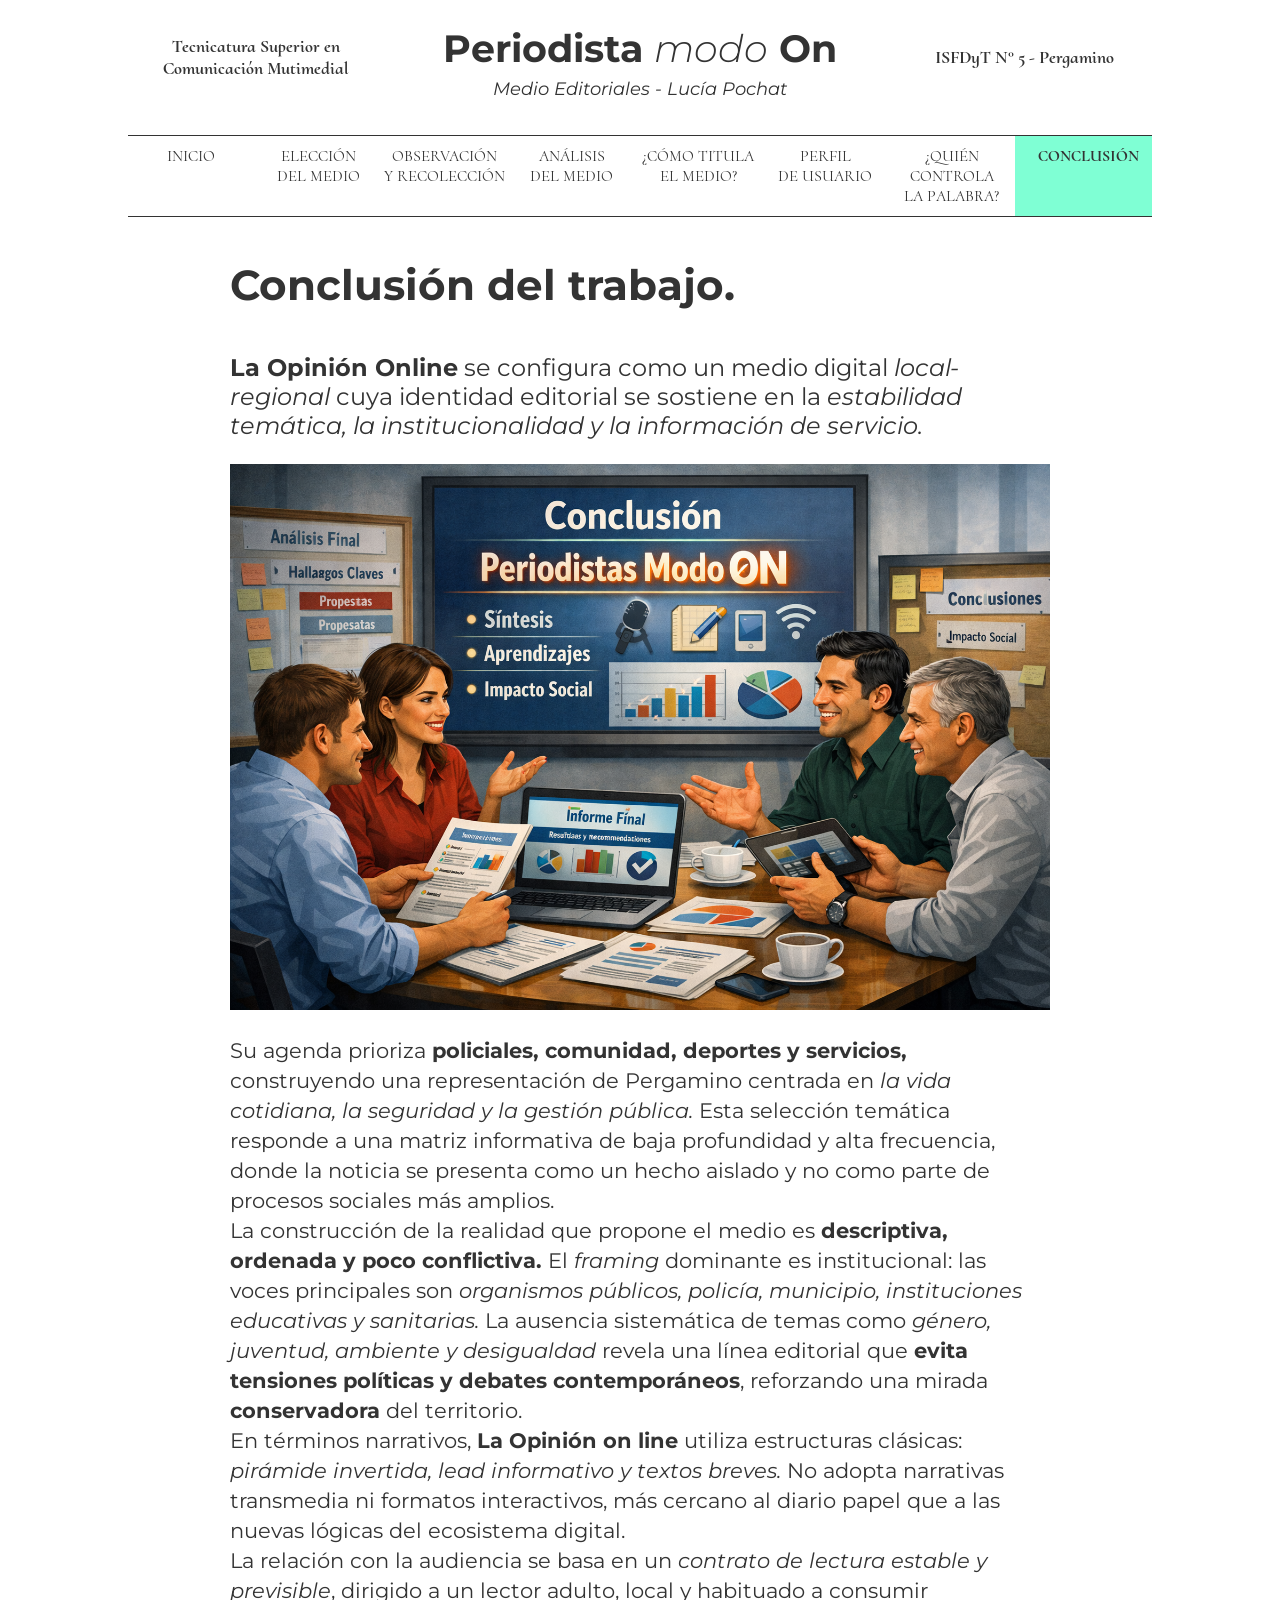
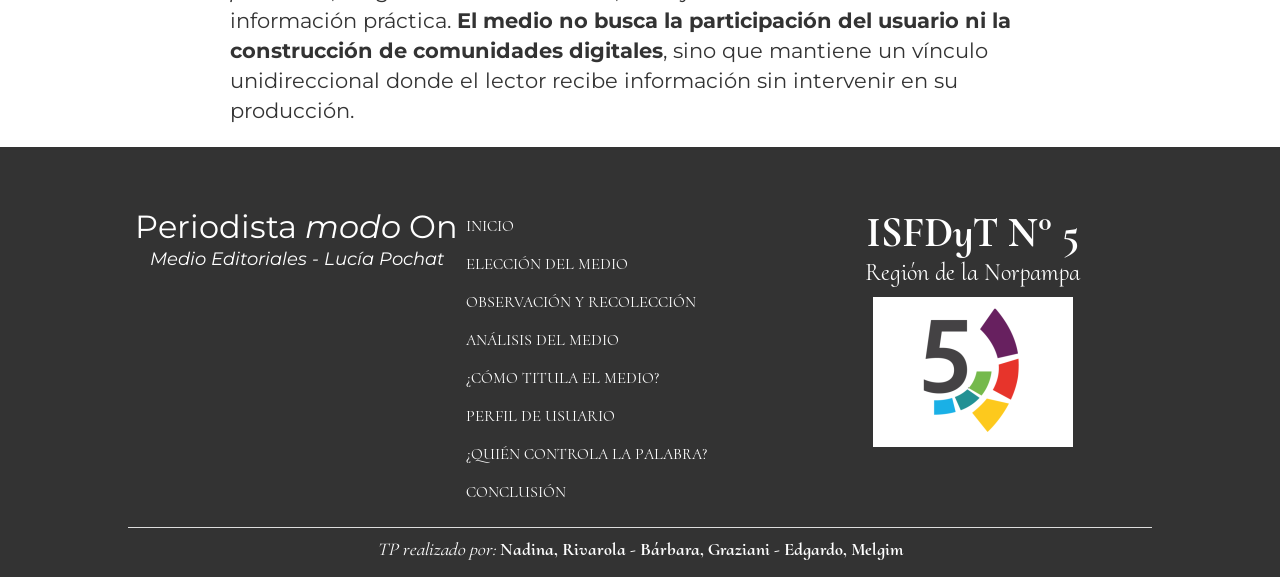
<file: conclusion.html>
<!DOCTYPE html>
<html lang="es">

<head>
    <meta charset="UTF-8">
    <meta name="viewport" content="width=device-width, initial-scale=1.0">
    <link rel="preconnect" href="https://fonts.googleapis.com">
    <link rel="preconnect" href="https://fonts.gstatic.com" crossorigin>
    <link
        href="https://fonts.googleapis.com/css2?family=Cormorant+Upright:wght@300;400;500;600;700&family=Montserrat:ital,wght@0,100..900;1,100..900&display=swap"
        rel="stylesheet">
    <link rel="preconnect" href="https://fonts.googleapis.com">
    <link rel="preconnect" href="https://fonts.gstatic.com" crossorigin>
    <link
        href="https://fonts.googleapis.com/css2?family=Cormorant+Upright:wght@300;400;500;600;700&family=Montserrat:ital,wght@0,100..900;1,100..900&family=Playfair+Display:ital,wght@0,400..900;1,400..900&display=swap"
        rel="stylesheet">
    <title>Periodista modo On</title>
    <link rel="stylesheet" href="estilos.css">
</head>

<body>
    <div class="contenedor">
        <div class="logoInfo">
            <div class="info">
                <p>Tecnicatura Superior en<br> Comunicación Mutimedial</p>
            </div>
            <div class="info">
                <h1>Periodista <span><i>modo</i></span> On</h1>
                <h2><i>Medio Editoriales - Lucía Pochat</i></h2>
            </div>
            <div class="info">
                <p>ISFDyT N° 5 - Pergamino</p>
            </div>
        </div>
        <nav>
            <a href="index.html">INICIO</a>
            <a href="eleccionDelMedio.html">ELECCIÓN<br> DEL MEDIO</a>
            <a href="observacion y recoleccion.html">OBSERVACIÓN<br> Y RECOLECCIÓN</a>
            <a href="analisis.html">ANÁLISIS<br> DEL MEDIO</a>
            <a href="comoTitula.html">¿CÓMO TITULA<br> EL MEDIO?</a>
            <a href="perfilUsusario.html">PERFIL<br> DE USUARIO</a>
            <a href="dueno.html">¿QUIÉN CONTROLA<br> LA PALABRA?</a>
            <a class="activo" href="conclusion.html">CONCLUSIÓN</a>
        </nav>
        <section class="contenedor">
            <div class="contenedorMedios">
                <p class="tituloNoticia">Conclusión del trabajo.</p>
                <p class="subtituloNoticia"><b>La Opinión Online</b> se configura como un medio digital <i>local-regional</i> cuya
                    identidad editorial se sostiene en la <i>estabilidad temática, la institucionalidad y la información de
                    servicio.</i></b></p>
                <img src="conclusio.png" alt="">
                <p class="desarrolloNoticia">Su agenda prioriza <b>policiales, comunidad, deportes y servicios,</b>
                    construyendo una representación de Pergamino centrada en <i>la vida cotidiana, la seguridad y la
                    gestión pública.</i> Esta selección temática responde a una matriz informativa de baja profundidad y
                    alta frecuencia, donde la noticia se presenta como un hecho aislado y no como parte de procesos
                    sociales más amplios.<br>
                    La construcción de la realidad que propone el medio es <b>descriptiva, ordenada y poco conflictiva.</b> El
                    <i>framing</i> dominante es institucional: las voces principales son <i>organismos públicos, policía,
                    municipio, instituciones educativas y sanitarias.</i> La ausencia sistemática de temas como <i>género,
                    juventud, ambiente y desigualdad</i> revela una línea editorial que <b>evita tensiones políticas y debates
                    contemporáneos</b>, reforzando una mirada <b>conservadora</b> del territorio.<br>
                    En términos narrativos, <b>La Opinión on line</b> utiliza estructuras clásicas: <i>pirámide invertida, lead
                    informativo y textos breves.</i> No adopta narrativas transmedia ni formatos interactivos, más cercano
                    al diario papel que a las nuevas lógicas del ecosistema digital.<br>
                    La relación con la audiencia se basa en un <i>contrato de lectura estable y previsible</i>, dirigido a un
                    lector adulto, local y habituado a consumir información práctica. <b>El medio no busca la participación
                    del usuario ni la construcción de comunidades digitales</b>, sino que mantiene un vínculo unidireccional
                    donde el lector recibe información sin intervenir en su producción.
                    </i></p>
            </div>
        </section>
    </div>
    <footer>
        <div class="contenedorFooter">
            <div class="izquierda">
                <p class="footerTitulo">Periodista <span><i>modo</i></span> On</p>
                <p class="footerSubtitulo"><i>Medio Editoriales - Lucía Pochat</i></p>
            </div>
            <div class="centro">
                <a href="index.html">INICIO</a>
                <a href="eleccionDelMedio.html">ELECCIÓN DEL MEDIO</a>
                <a href="observacion y recoleccion.html">OBSERVACIÓN Y RECOLECCIÓN</a>
                <a href="analisis.html">ANÁLISIS DEL MEDIO</a>
                <a href="comoTitula.html">¿CÓMO TITULA EL MEDIO?</a>
                <a href="perfilUsusario.html">PERFIL DE USUARIO</a>
                <a href="dueno.html">¿QUIÉN CONTROLA LA PALABRA?</a>
                <a href="conclusion.html">CONCLUSIÓN</a>
            </div>
            <div class="derecha">
                <p class="instituto">ISFDyT N° 5</p>
                <p class="region">Región de la Norpampa</p>
                <div class="logoPie"></div>
            </div>
        </div>
        <p class="integrantes"><i>TP realizado por:</i> <strong>Nadina, Rivarola - Bárbara, Graziani - Edgardo,
                Melgim</strong></p>
    </footer>
</body>

</html>
</file>
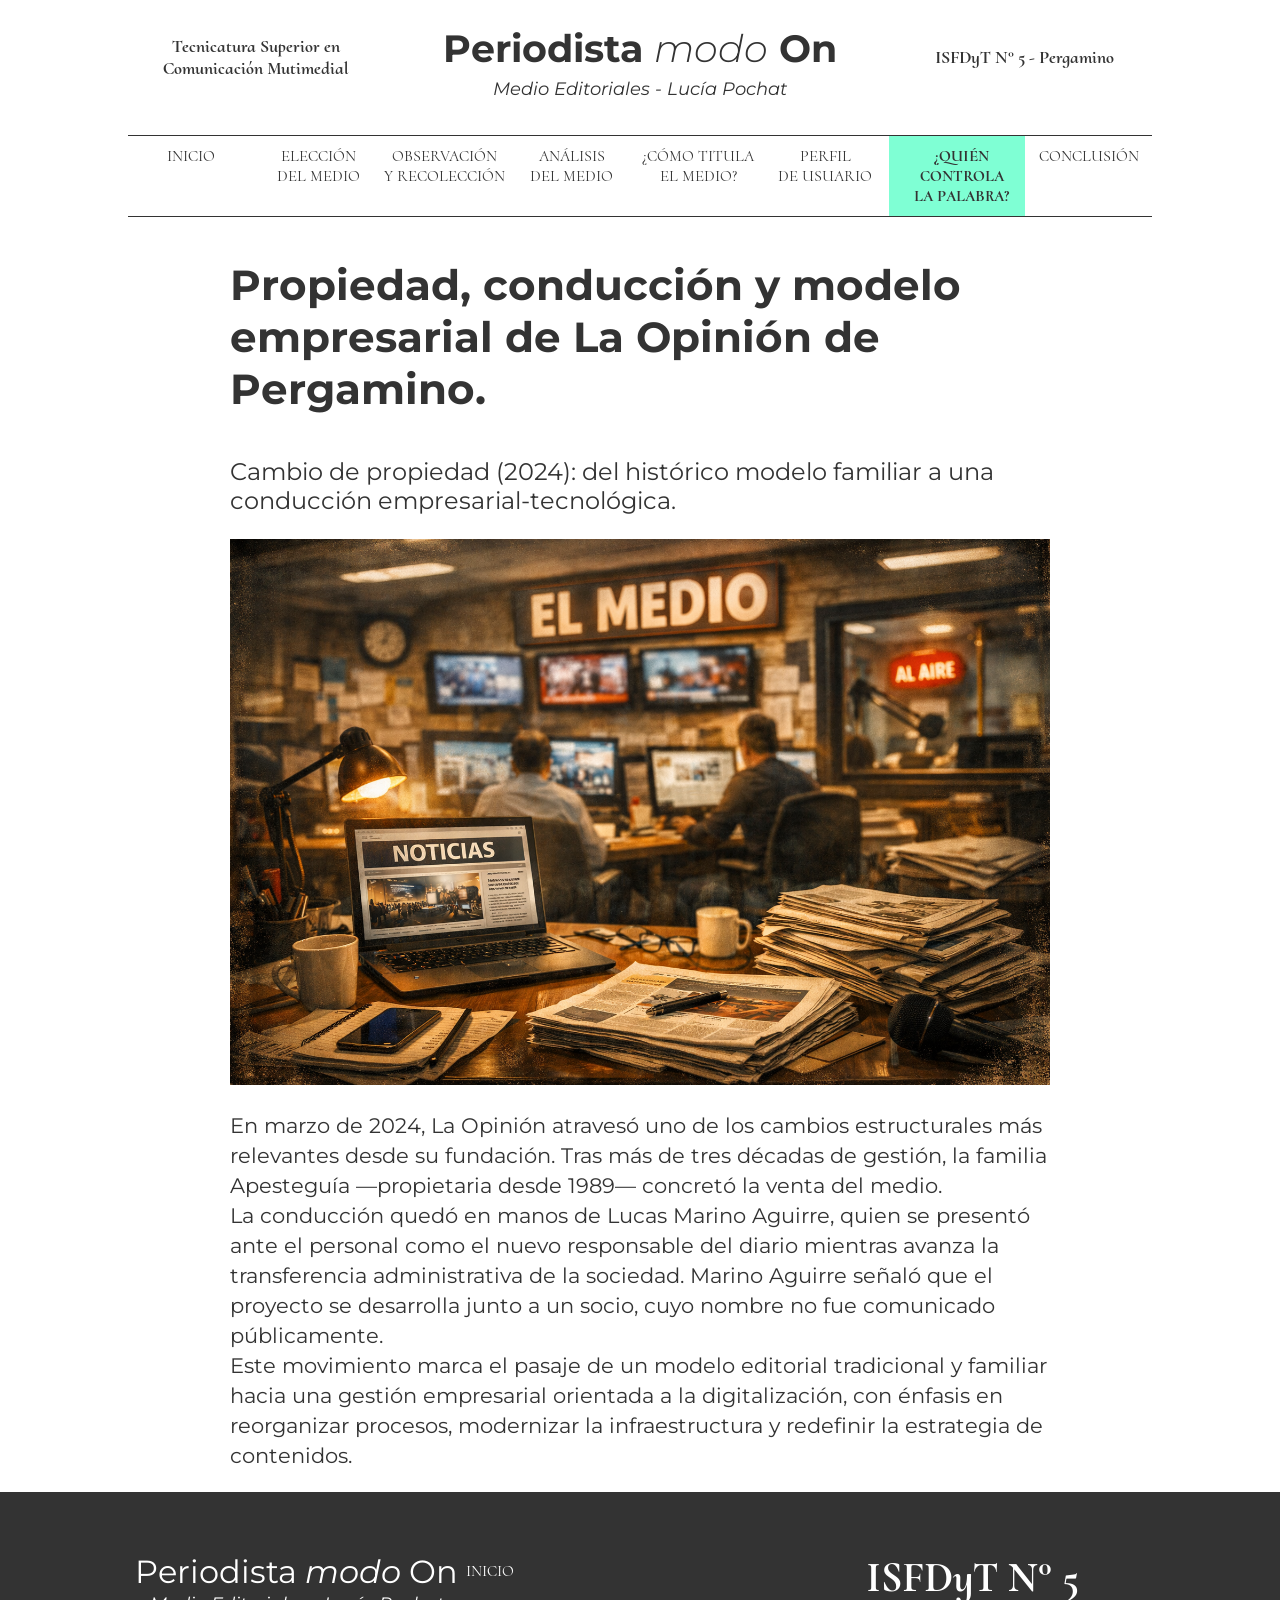
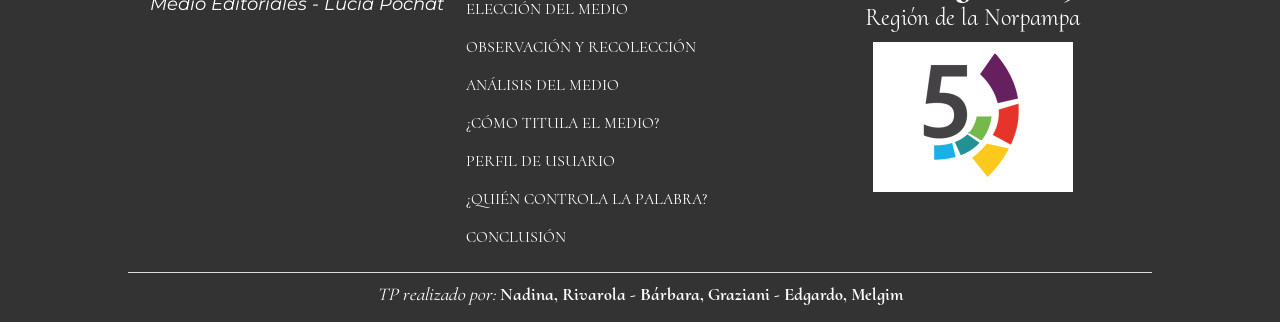
<file: dueno.html>
<!DOCTYPE html>
<html lang="es">

<head>
    <meta charset="UTF-8">
    <meta name="viewport" content="width=device-width, initial-scale=1.0">
    <link rel="preconnect" href="https://fonts.googleapis.com">
    <link rel="preconnect" href="https://fonts.gstatic.com" crossorigin>
    <link
        href="https://fonts.googleapis.com/css2?family=Cormorant+Upright:wght@300;400;500;600;700&family=Montserrat:ital,wght@0,100..900;1,100..900&display=swap"
        rel="stylesheet">
    <link rel="preconnect" href="https://fonts.googleapis.com">
    <link rel="preconnect" href="https://fonts.gstatic.com" crossorigin>
    <link
        href="https://fonts.googleapis.com/css2?family=Cormorant+Upright:wght@300;400;500;600;700&family=Montserrat:ital,wght@0,100..900;1,100..900&family=Playfair+Display:ital,wght@0,400..900;1,400..900&display=swap"
        rel="stylesheet">
    <title>Periodista modo On</title>
    <link rel="stylesheet" href="estilos.css">
</head>

<body>
    <div class="contenedor">
        <div class="logoInfo">
            <div class="info">
                <p>Tecnicatura Superior en<br> Comunicación Mutimedial</p>
            </div>
            <div class="info">
                <h1>Periodista <span><i>modo</i></span> On</h1>
                <h2><i>Medio Editoriales - Lucía Pochat</i></h2>
            </div>
            <div class="info">
                <p>ISFDyT N° 5 - Pergamino</p>
            </div>
        </div>
        <nav>
            <a href="index.html">INICIO</a>
            <a href="eleccionDelMedio.html">ELECCIÓN<br> DEL MEDIO</a>
            <a href="observacion y recoleccion.html">OBSERVACIÓN<br> Y RECOLECCIÓN</a>
            <a href="analisis.html">ANÁLISIS<br> DEL MEDIO</a>
            <a href="comoTitula.html">¿CÓMO TITULA<br> EL MEDIO?</a>
            <a href="perfilUsusario.html">PERFIL<br> DE USUARIO</a>
            <a class="activo" href="dueno.html">¿QUIÉN CONTROLA<br> LA PALABRA?</a>
            <a href="conclusion.html">CONCLUSIÓN</a>
        </nav>
        <section class="contenedor">
            <div class="contenedorMedios">
                <p class="tituloNoticia">Propiedad, conducción y modelo empresarial de La Opinión de Pergamino.</p>
                <p class="subtituloNoticia">Cambio de propiedad (2024): del histórico modelo familiar a una conducción
                    empresarial-tecnológica.</p>
                <img src="dueño.png" alt="">
                <p class="desarrolloNoticia">En marzo de 2024, La Opinión atravesó uno de los cambios estructurales más
                    relevantes desde su fundación. Tras más de tres décadas de gestión, la familia Apesteguía
                    —propietaria desde 1989— concretó la venta del medio.<br>
                    La conducción quedó en manos de Lucas Marino Aguirre, quien se presentó ante el personal como el
                    nuevo responsable del diario mientras avanza la transferencia administrativa de la sociedad. Marino
                    Aguirre señaló que el proyecto se desarrolla junto a un socio, cuyo nombre no fue comunicado
                    públicamente.<br>
                    Este movimiento marca el pasaje de un modelo editorial tradicional y familiar hacia una gestión
                    empresarial orientada a la digitalización, con énfasis en reorganizar procesos, modernizar la
                    infraestructura y redefinir la estrategia de contenidos.
                </p>
            </div>
        </section>
    </div>
    <footer>
        <div class="contenedorFooter">
            <div class="izquierda">
                <p class="footerTitulo">Periodista <span><i>modo</i></span> On</p>
                <p class="footerSubtitulo"><i>Medio Editoriales - Lucía Pochat</i></p>
            </div>
            <div class="centro">
                <a href="index.html">INICIO</a>
                <a href="eleccionDelMedio.html">ELECCIÓN DEL MEDIO</a>
                <a href="observacion y recoleccion.html">OBSERVACIÓN Y RECOLECCIÓN</a>
                <a href="analisis.html">ANÁLISIS DEL MEDIO</a>
                <a href="comoTitula.html">¿CÓMO TITULA EL MEDIO?</a>
                <a href="perfilUsusario.html">PERFIL DE USUARIO</a>
                <a href="dueno.html">¿QUIÉN CONTROLA LA PALABRA?</a>
                <a href="conclusion.html">CONCLUSIÓN</a>
            </div>
            <div class="derecha">
                <p class="instituto">ISFDyT N° 5</p>
                <p class="region">Región de la Norpampa</p>
                <div class="logoPie"></div>
            </div>
        </div>
        <p class="integrantes"><i>TP realizado por:</i> <strong>Nadina, Rivarola - Bárbara, Graziani - Edgardo,
                Melgim</strong></p>
    </footer>
</body>

</html>
</file>
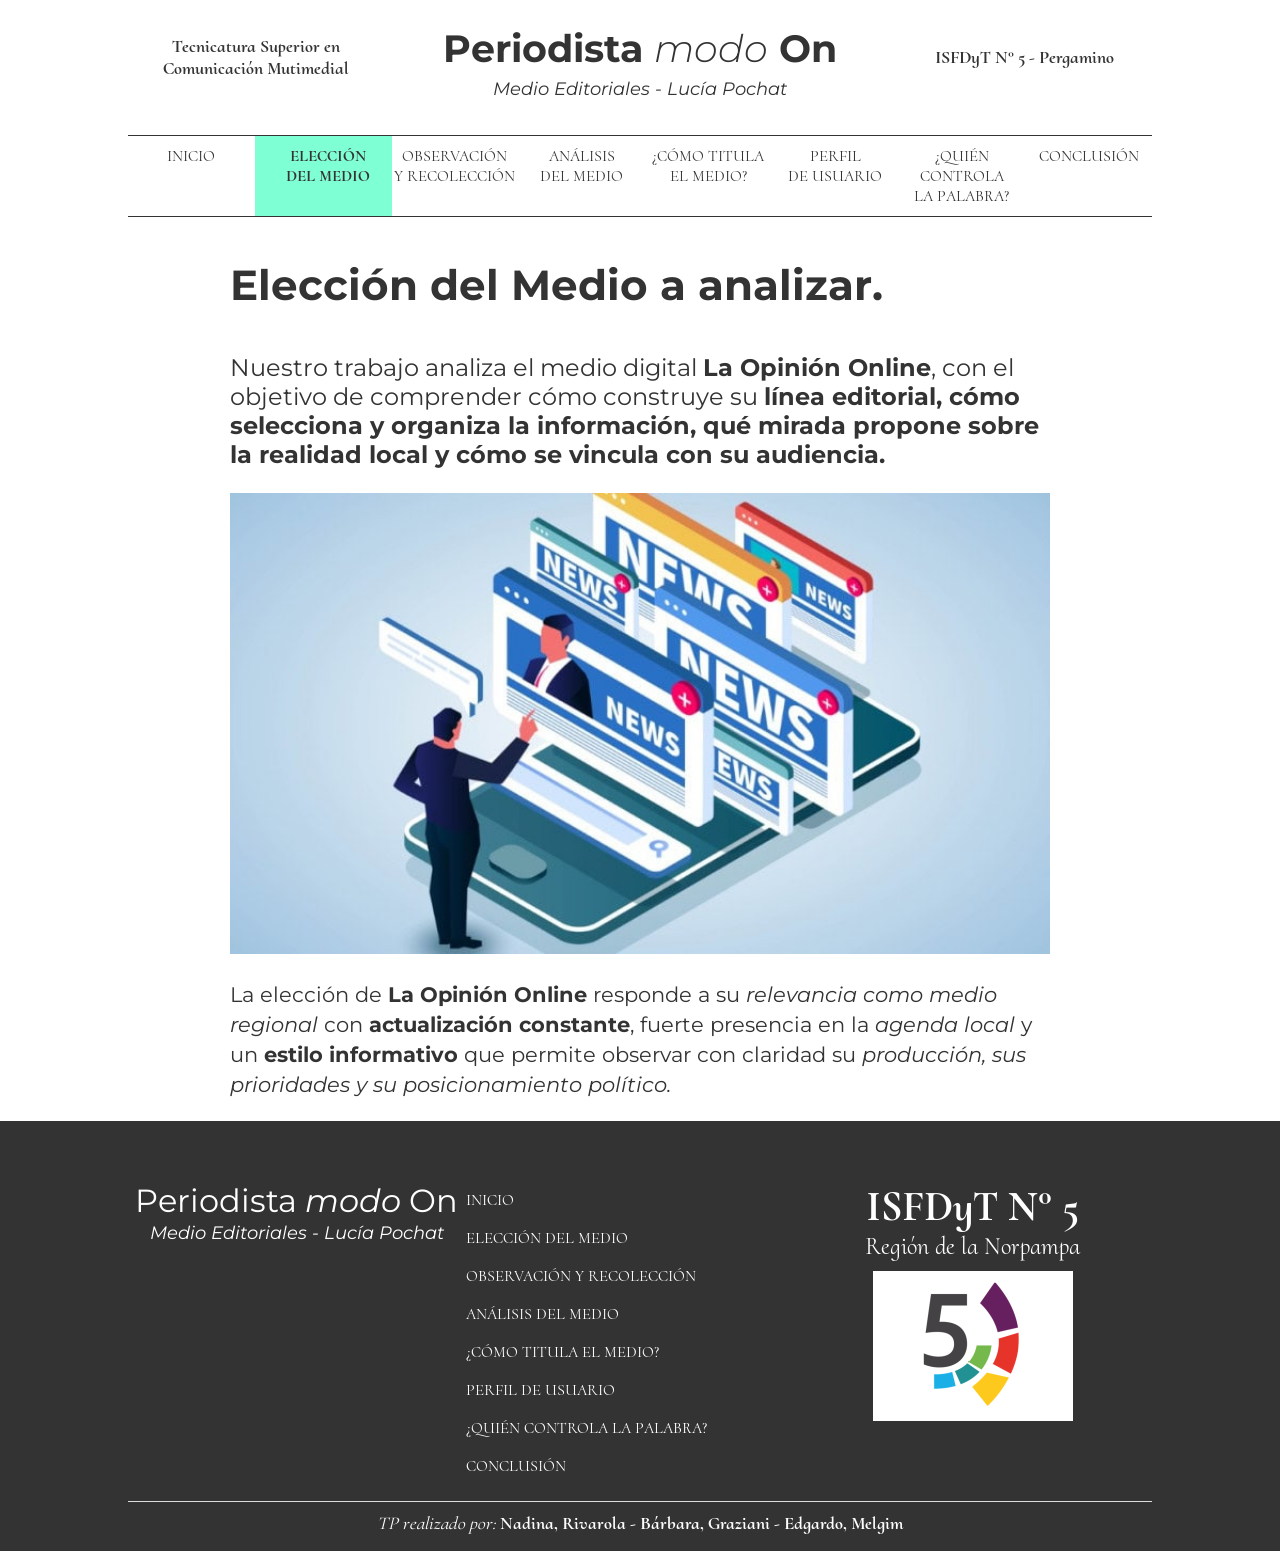
<file: eleccionDelMedio.html>
<!DOCTYPE html>
<html lang="es">
<head>
    <meta charset="UTF-8">
    <meta name="viewport" content="width=device-width, initial-scale=1.0">
    <link rel="preconnect" href="https://fonts.googleapis.com">
    <link rel="preconnect" href="https://fonts.gstatic.com" crossorigin>
    <link href="https://fonts.googleapis.com/css2?family=Cormorant+Upright:wght@300;400;500;600;700&family=Montserrat:ital,wght@0,100..900;1,100..900&display=swap" rel="stylesheet">
    <link rel="preconnect" href="https://fonts.googleapis.com">
    <link rel="preconnect" href="https://fonts.gstatic.com" crossorigin>
    <link href="https://fonts.googleapis.com/css2?family=Cormorant+Upright:wght@300;400;500;600;700&family=Montserrat:ital,wght@0,100..900;1,100..900&family=Playfair+Display:ital,wght@0,400..900;1,400..900&display=swap" rel="stylesheet">
    <title>Periodista modo On</title>
    <link rel="stylesheet" href="estilos.css">
</head>
<body>
    <div class="contenedor">
        <div class="logoInfo">
            <div class="info">
                <p>Tecnicatura Superior en<br> Comunicación Mutimedial</p>
            </div>
            <div class="info">
                <h1>Periodista <span><i>modo</i></span> On</h1>
                <h2><i>Medio Editoriales - Lucía Pochat</i></h2>
            </div>
            <div class="info">
                <p>ISFDyT N° 5 - Pergamino</p>
            </div>
        </div>
        <nav>
            <a href="index.html">INICIO</a>
            <a class="activo" href="eleccionDelMedio.html">ELECCIÓN<br> DEL MEDIO</a>
            <a href="observacion y recoleccion.html">OBSERVACIÓN<br> Y RECOLECCIÓN</a>
            <a href="analisis.html">ANÁLISIS<br> DEL MEDIO</a>
            <a href="comoTitula.html">¿CÓMO TITULA<br> EL MEDIO?</a>
            <a href="perfilUsusario.html">PERFIL<br> DE USUARIO</a>
            <a href="dueno.html">¿QUIÉN CONTROLA<br> LA PALABRA?</a>
            <a href="conclusion.html">CONCLUSIÓN</a>
        </nav>
        <section class="contenedor">
            <div class="contenedorMedios">
                <p class="tituloNoticia">Elección del Medio a analizar.</p>
                <p class="subtituloNoticia">Nuestro trabajo analiza el medio digital <b>La Opinión Online</b>, con el objetivo de comprender cómo construye su <b>línea editorial, cómo selecciona y organiza la información, qué mirada propone sobre la realidad local y cómo se vincula con su audiencia.</b></p>
                <img src="Eleccion de medios.jpg" alt="">
                <p class="desarrolloNoticia">La elección de <b>La Opinión Online</b> responde a su <i>relevancia como medio regional</i> con <b>actualización constante</b>, fuerte presencia en la <i>agenda local</i> y un <b>estilo informativo</b> que permite observar con claridad su <i>producción, sus prioridades y su posicionamiento político.</i></p>
            </div>
        </section>
    </div>
    <footer>
        <div class="contenedorFooter">
            <div class="izquierda">
                <p class="footerTitulo">Periodista <span><i>modo</i></span> On</p>
                <p class="footerSubtitulo"><i>Medio Editoriales - Lucía Pochat</i></p>
            </div>
            <div class="centro">
                <a href="index.html">INICIO</a>
                <a href="eleccionDelMedio.html">ELECCIÓN DEL MEDIO</a>
                <a href="observacion y recoleccion.html">OBSERVACIÓN Y RECOLECCIÓN</a>
                <a href="analisis.html">ANÁLISIS DEL MEDIO</a>
                <a href="comoTitula.html">¿CÓMO TITULA EL MEDIO?</a>
                <a href="perfilUsusario.html">PERFIL DE USUARIO</a>
                <a href="dueno.html">¿QUIÉN CONTROLA LA PALABRA?</a>
                <a href="conclusion.html">CONCLUSIÓN</a>
            </div>
            <div class="derecha">
                <p class="instituto">ISFDyT N° 5</p>
                <p class="region">Región de la Norpampa</p>
                <div class="logoPie"></div>
            </div>
        </div>
        <p class="integrantes"><i>TP realizado por:</i> <strong>Nadina, Rivarola - Bárbara, Graziani - Edgardo, Melgim</strong></p>
    </footer>
</body>
</html>
</file>
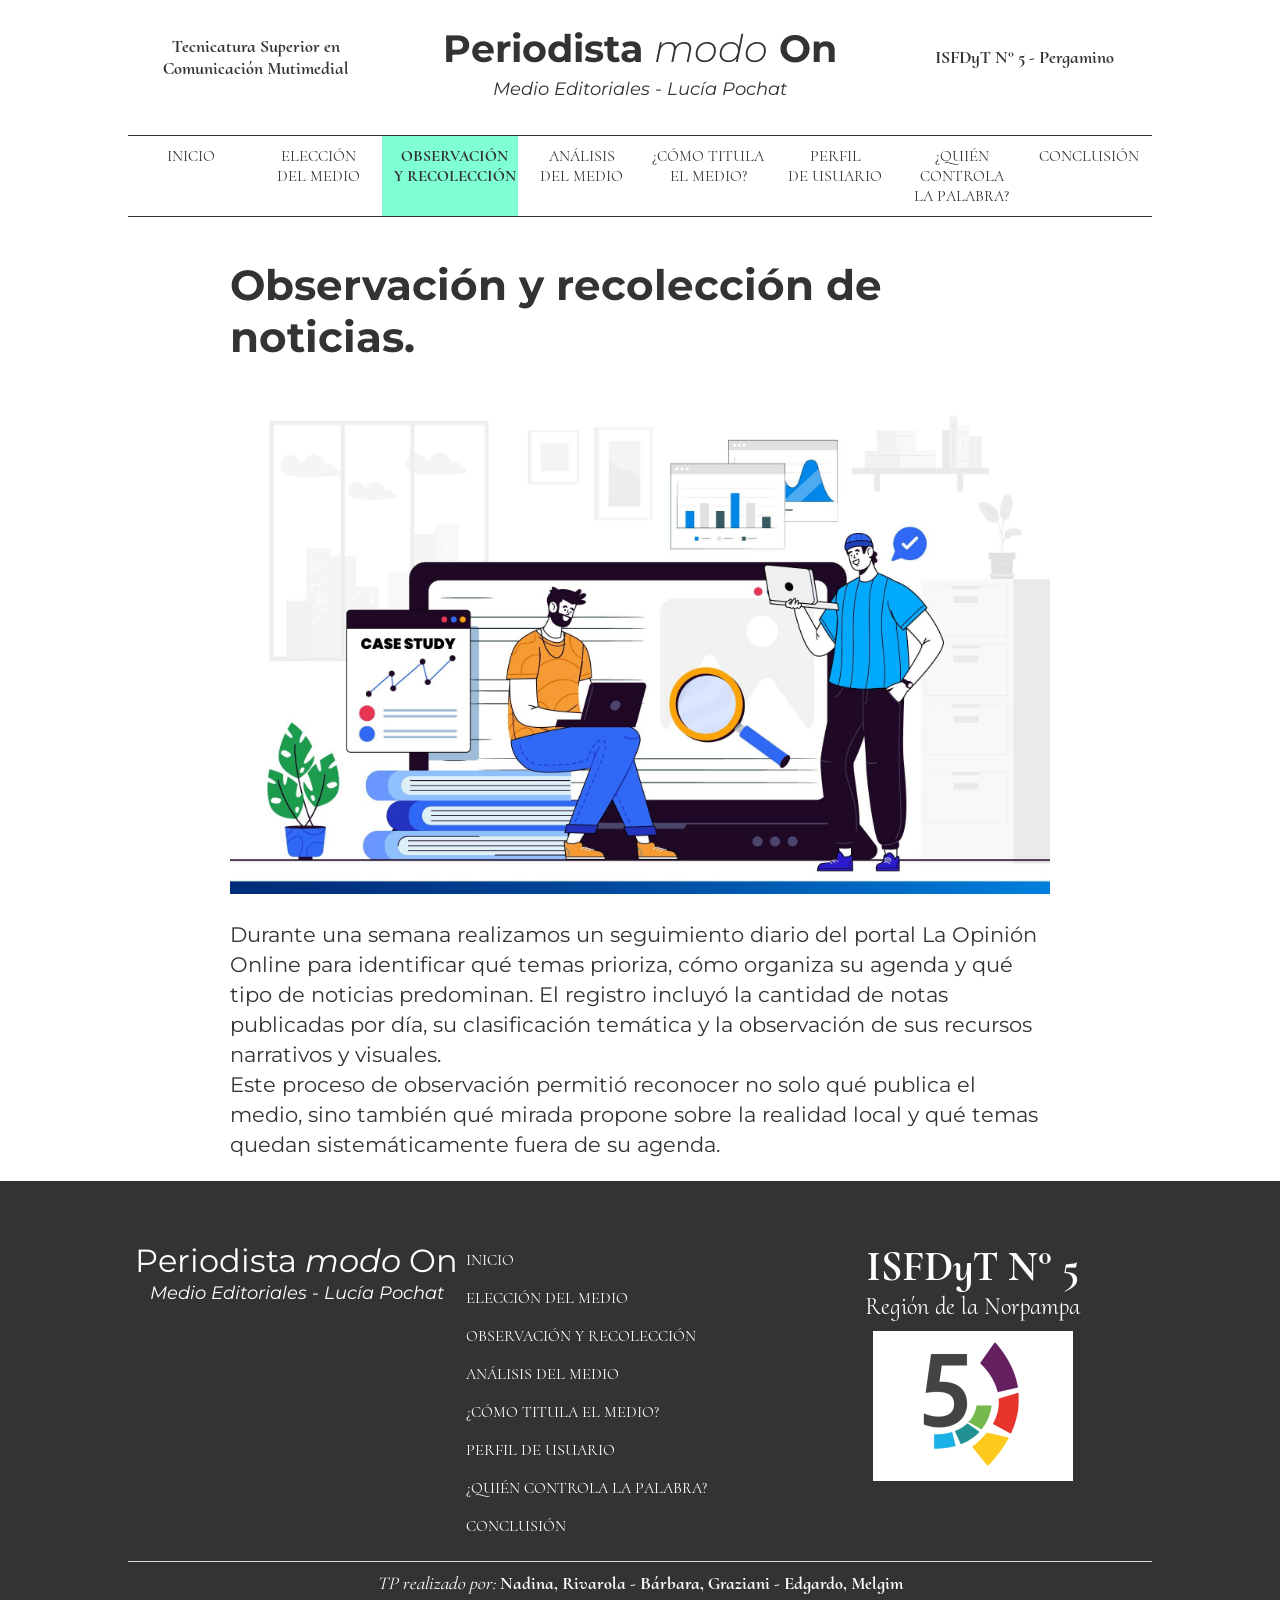
<file: observacion y recoleccion.html>
<!DOCTYPE html>
<html lang="es">

<head>
    <meta charset="UTF-8">
    <meta name="viewport" content="width=device-width, initial-scale=1.0">
    <link rel="preconnect" href="https://fonts.googleapis.com">
    <link rel="preconnect" href="https://fonts.gstatic.com" crossorigin>
    <link
        href="https://fonts.googleapis.com/css2?family=Cormorant+Upright:wght@300;400;500;600;700&family=Montserrat:ital,wght@0,100..900;1,100..900&display=swap"
        rel="stylesheet">
    <link rel="preconnect" href="https://fonts.googleapis.com">
    <link rel="preconnect" href="https://fonts.gstatic.com" crossorigin>
    <link
        href="https://fonts.googleapis.com/css2?family=Cormorant+Upright:wght@300;400;500;600;700&family=Montserrat:ital,wght@0,100..900;1,100..900&family=Playfair+Display:ital,wght@0,400..900;1,400..900&display=swap"
        rel="stylesheet">
    <title>Periodista modo On</title>
    <link rel="stylesheet" href="estilos.css">
</head>

<body>
    <div class="contenedor">
        <div class="logoInfo">
            <div class="info">
                <p>Tecnicatura Superior en<br> Comunicación Mutimedial</p>
            </div>
            <div class="info">
                <h1>Periodista <span><i>modo</i></span> On</h1>
                <h2><i>Medio Editoriales - Lucía Pochat</i></h2>
            </div>
            <div class="info">
                <p>ISFDyT N° 5 - Pergamino</p>
            </div>
        </div>
        <nav>
            <a href="index.html">INICIO</a>
            <a href="eleccionDelMedio.html">ELECCIÓN<br> DEL MEDIO</a>
            <a class="activo" href="observacion y recoleccion.html">OBSERVACIÓN<br> Y RECOLECCIÓN</a>
            <a href="analisis.html">ANÁLISIS<br> DEL MEDIO</a>
            <a href="comoTitula.html">¿CÓMO TITULA<br> EL MEDIO?</a>
            <a href="perfilUsusario.html">PERFIL<br> DE USUARIO</a>
            <a href="dueno.html">¿QUIÉN CONTROLA<br> LA PALABRA?</a>
            <a href="conclusion.html">CONCLUSIÓN</a>
        </nav>
        <section class="contenedor">
            <div class="contenedorMedios">
                <p class="tituloNoticia">Observación y recolección de noticias.</p>
                <img src="Observación y recolección.jpg" alt="">
                <!-- <p class="subtituloNoticia"><b>Observación y recolección de noticias</b></p> -->
                <p class="desarrolloNoticia">Durante una semana realizamos un seguimiento diario del portal La Opinión
                    Online para identificar qué temas prioriza, cómo organiza su agenda y qué tipo de noticias
                    predominan. El registro incluyó la cantidad de notas publicadas por día, su clasificación temática y
                    la observación de sus recursos narrativos y visuales.<br>
                    <!-- A lo largo del período analizado se repitió un patrón claro: las noticias policiales y judiciales
                    ocupan un lugar central y se actualizan con frecuencia. Junto a ellas aparecen contenidos vinculados
                    a instituciones locales, actividades comunitarias, deportes y servicios públicos, conformando una
                    agenda fuertemente anclada en la vida cotidiana de Pergamino.<br>
                    También observamos ausencias consistentes: temas como género, juventud, ambiente o problemáticas
                    sociales más amplias casi no tienen presencia. La política nacional aparece de manera esporádica y
                    sin análisis, lo que refuerza una línea editorial centrada en lo local y en la información de
                    servicio.<br>
                    En cuanto a la construcción de las notas, predomina un estilo informativo clásico: leads breves,
                    pirámide invertida, fuentes institucionales y escasa participación ciudadana. Las imágenes suelen
                    ser de archivo o provistas por organismos oficiales.<br> -->
                    Este proceso de observación permitió reconocer no solo qué publica el medio, sino también qué mirada
                    propone sobre la realidad local y qué temas quedan sistemáticamente fuera de su agenda.</p>
            </div>
        </section>
    </div>
    <footer>
        <div class="contenedorFooter">
            <div class="izquierda">
                <p class="footerTitulo">Periodista <span><i>modo</i></span> On</p>
                <p class="footerSubtitulo"><i>Medio Editoriales - Lucía Pochat</i></p>
            </div>
            <div class="centro">
                <a href="index.html">INICIO</a>
                <a href="eleccionDelMedio.html">ELECCIÓN DEL MEDIO</a>
                <a href="observacion y recoleccion.html">OBSERVACIÓN Y RECOLECCIÓN</a>
                <a href="analisis.html">ANÁLISIS DEL MEDIO</a>
                <a href="comoTitula.html">¿CÓMO TITULA EL MEDIO?</a>
                <a href="perfilUsusario.html">PERFIL DE USUARIO</a>
                <a href="dueno.html">¿QUIÉN CONTROLA LA PALABRA?</a>
                <a href="conclusion.html">CONCLUSIÓN</a>
            </div>
            <div class="derecha">
                <p class="instituto">ISFDyT N° 5</p>
                <p class="region">Región de la Norpampa</p>
                <div class="logoPie"></div>
            </div>
        </div>
        <p class="integrantes"><i>TP realizado por:</i> <strong>Nadina, Rivarola - Bárbara, Graziani - Edgardo,
                Melgim</strong></p>
    </footer>
</body>

</html>
</file>
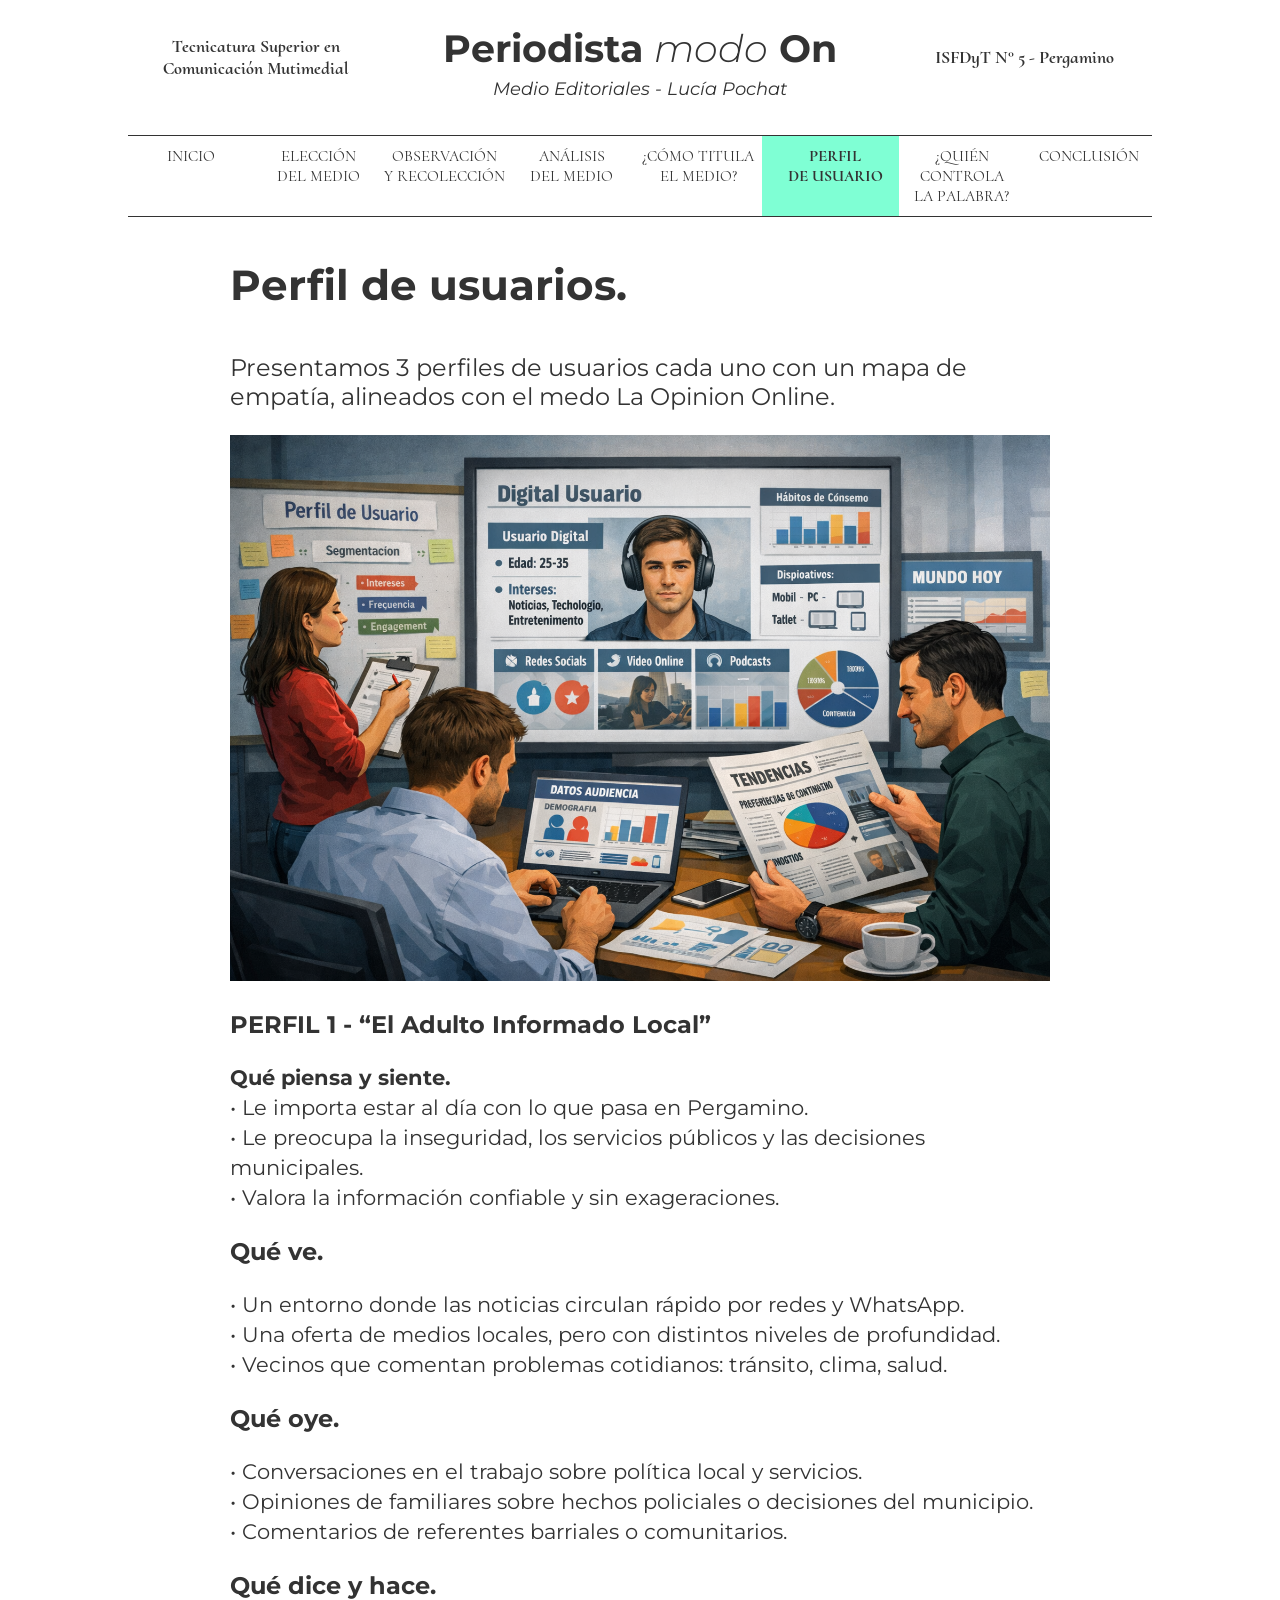
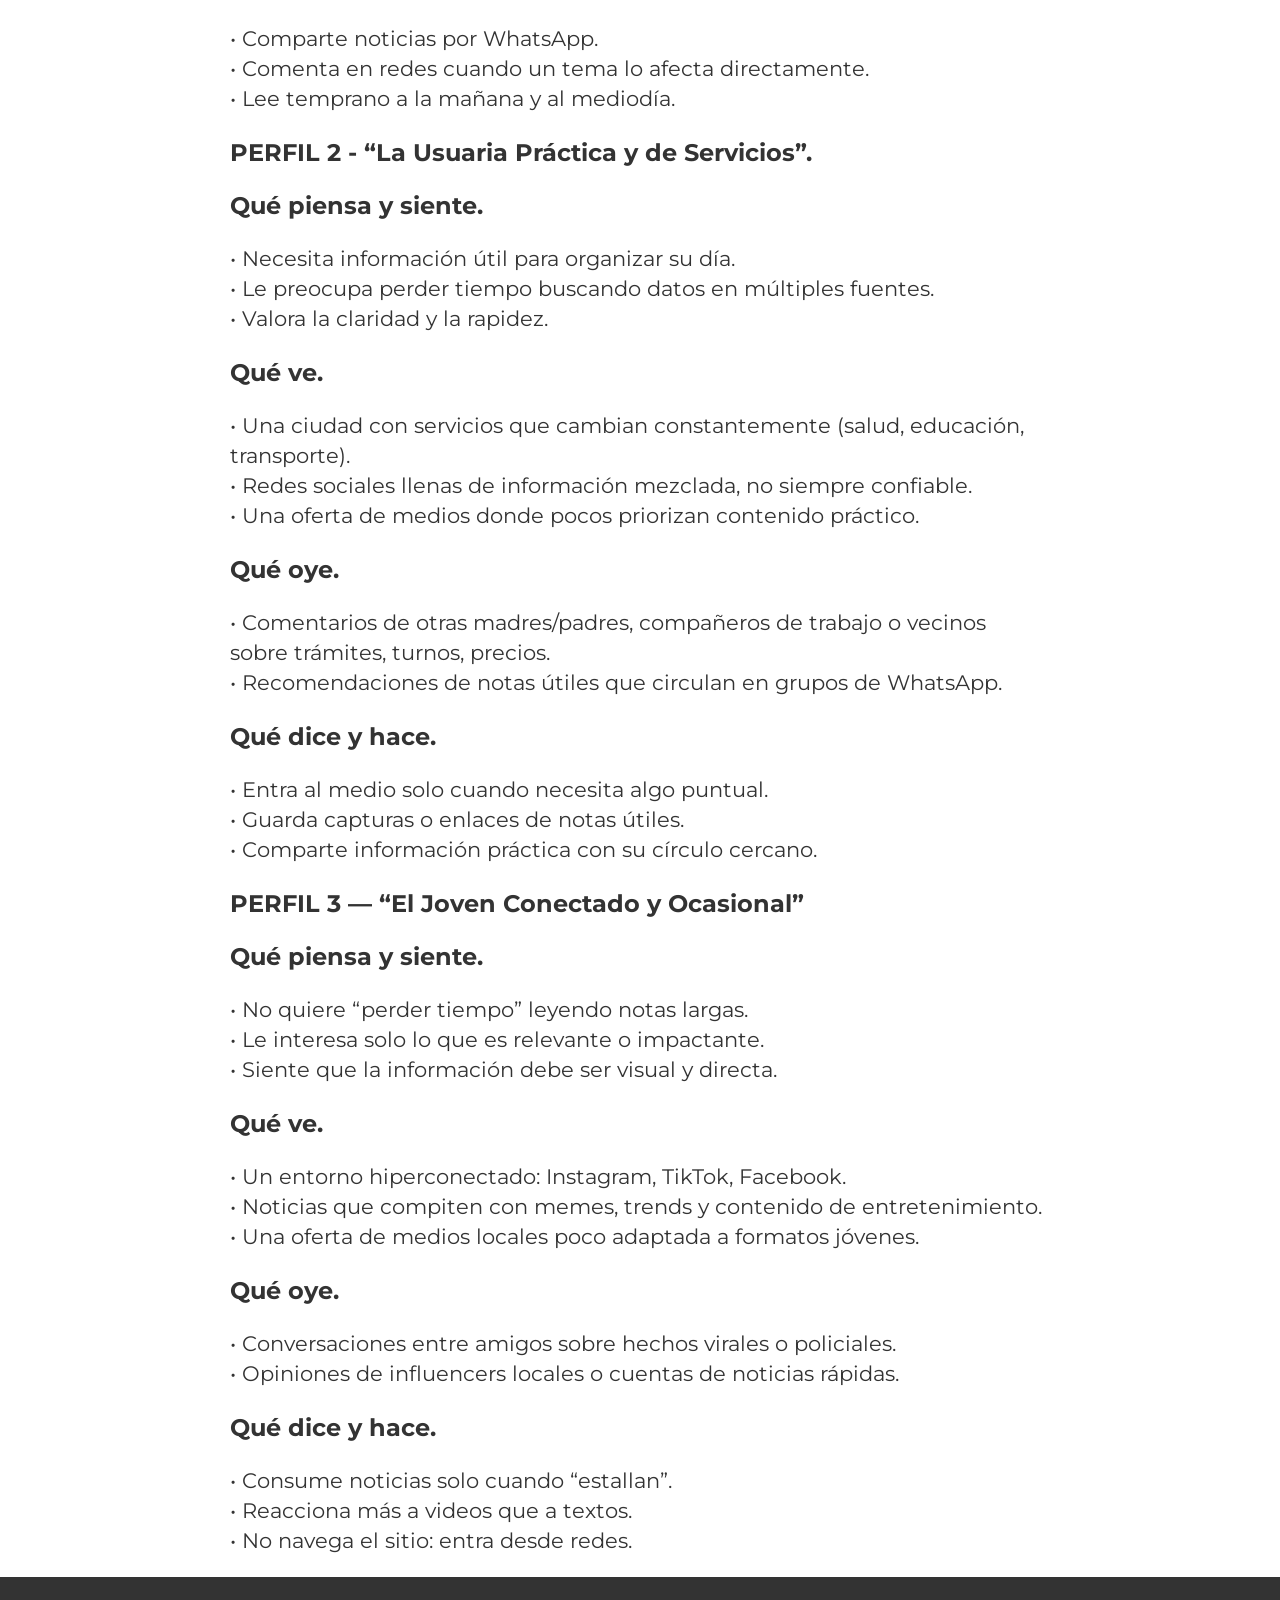
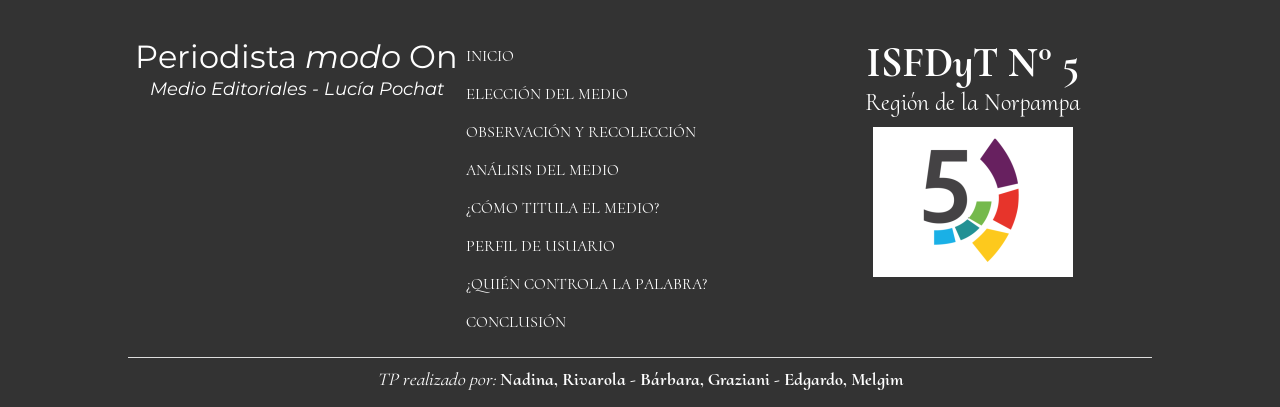
<file: perfilUsusario.html>
<!DOCTYPE html>
<html lang="es">

<head>
    <meta charset="UTF-8">
    <meta name="viewport" content="width=device-width, initial-scale=1.0">
    <link rel="preconnect" href="https://fonts.googleapis.com">
    <link rel="preconnect" href="https://fonts.gstatic.com" crossorigin>
    <link
        href="https://fonts.googleapis.com/css2?family=Cormorant+Upright:wght@300;400;500;600;700&family=Montserrat:ital,wght@0,100..900;1,100..900&display=swap"
        rel="stylesheet">
    <link rel="preconnect" href="https://fonts.googleapis.com">
    <link rel="preconnect" href="https://fonts.gstatic.com" crossorigin>
    <link
        href="https://fonts.googleapis.com/css2?family=Cormorant+Upright:wght@300;400;500;600;700&family=Montserrat:ital,wght@0,100..900;1,100..900&family=Playfair+Display:ital,wght@0,400..900;1,400..900&display=swap"
        rel="stylesheet">
    <title>Periodista modo On</title>
    <link rel="stylesheet" href="estilos.css">
</head>

<body>
    <div class="contenedor">
        <div class="logoInfo">
            <div class="info">
                <p>Tecnicatura Superior en<br> Comunicación Mutimedial</p>
            </div>
            <div class="info">
                <h1>Periodista <span><i>modo</i></span> On</h1>
                <h2><i>Medio Editoriales - Lucía Pochat</i></h2>
            </div>
            <div class="info">
                <p>ISFDyT N° 5 - Pergamino</p>
            </div>
        </div>
        <nav>
            <a href="index.html">INICIO</a>
            <a href="eleccionDelMedio.html">ELECCIÓN<br> DEL MEDIO</a>
            <a href="observacion y recoleccion.html">OBSERVACIÓN<br> Y RECOLECCIÓN</a>
            <a href="analisis.html">ANÁLISIS<br> DEL MEDIO</a>
            <a href="comoTitula.html">¿CÓMO TITULA<br> EL MEDIO?</a>
            <a class="activo" href="perfilUsusario.html">PERFIL<br> DE USUARIO</a>
            <a href="dueno.html">¿QUIÉN CONTROLA<br> LA PALABRA?</a>
            <a href="conclusion.html">CONCLUSIÓN</a>
        </nav>
        <section class="contenedor">
            <div class="contenedorMedios">
                <p class="tituloNoticia">Perfil de usuarios.</p>
                <p class="subtituloNoticia">Presentamos 3 perfiles de usuarios cada uno con un mapa de empatía,
                    alineados con el medo La Opinion Online.</p>
                <img src="perfil de usuario.png" alt="">
                <p class="subtituloNoticia"><b>PERFIL 1 - “El Adulto Informado Local”</b></p>
                <p class="desarrolloNoticia"><b>Qué piensa y siente.</b><br>
                    • Le importa estar al día con lo que pasa en Pergamino.<br>
                    • Le preocupa la inseguridad, los servicios públicos y las decisiones municipales.<br>
                    • Valora la información confiable y sin exageraciones.<br></p>
                <p class="subtituloNoticia"><b>Qué ve.</b></p>
                <p class="desarrolloNoticia">• Un entorno donde las noticias circulan rápido por redes y WhatsApp.<br>
                    • Una oferta de medios locales, pero con distintos niveles de profundidad.<br>
                    • Vecinos que comentan problemas cotidianos: tránsito, clima, salud.</p>
                <p class="subtituloNoticia"><b>Qué oye.</b></p>
                <p class="desarrolloNoticia">• Conversaciones en el trabajo sobre política local y servicios.<br>
                    • Opiniones de familiares sobre hechos policiales o decisiones del municipio.<br>
                    • Comentarios de referentes barriales o comunitarios.</p>
                <p class="subtituloNoticia"><b>Qué dice y hace.</b></p>
                <p class="desarrolloNoticia">• Comparte noticias por WhatsApp.<br>
                    • Comenta en redes cuando un tema lo afecta directamente.<br>
                    • Lee temprano a la mañana y al mediodía.</p>
                <!-- <p class="subtituloNoticia"><b>Esfuerzos, miedos, frustraciones.</b></p>
                <p class="desarrolloNoticia">• Miedo a la desinformación o a “enterarse tarde”.<br>
                    • Frustración cuando las noticias no son claras o están incompletas.<br>
                    • Obstáculo: falta de tiempo para leer notas largas.</p>
                <p class="subtituloNoticia"><b>Motivaciones.</b></p>
                <p class="desarrolloNoticia">• Sentirse informado y seguro.<br>
                    • Poder anticiparse a problemas cotidianos (cortes, clima, tránsito).<br>
                    • Medida de éxito: “sé lo que pasa en mi ciudad”.</p> -->
                <p class="subtituloNoticia"><b>PERFIL 2 - “La Usuaria Práctica y de Servicios”.</b></p>
                <p class="subtituloNoticia"><b>Qué piensa y siente.</b></p>
                <p class="desarrolloNoticia">• Necesita información útil para organizar su día.<br>
                    • Le preocupa perder tiempo buscando datos en múltiples fuentes.<br>
                    • Valora la claridad y la rapidez.</p>
                <p class="subtituloNoticia"><b>Qué ve.</b></p>
                <p class="desarrolloNoticia">• Una ciudad con servicios que cambian constantemente (salud, educación,
                    transporte).<br>
                    • Redes sociales llenas de información mezclada, no siempre confiable.<br>
                    • Una oferta de medios donde pocos priorizan contenido práctico.</p>
                <p class="subtituloNoticia"><b>Qué oye.</b></p>
                <p class="desarrolloNoticia">• Comentarios de otras madres/padres, compañeros de trabajo o vecinos sobre
                    trámites, turnos, precios.<br>
                    • Recomendaciones de notas útiles que circulan en grupos de WhatsApp.</p>
                <p class="subtituloNoticia"><b>Qué dice y hace.</b></p>
                <p class="desarrolloNoticia">• Entra al medio solo cuando necesita algo puntual.<br>
                    • Guarda capturas o enlaces de notas útiles.<br>
                    • Comparte información práctica con su círculo cercano.</p>
                <!-- <p class="subtituloNoticia"><b>Esfuerzos, miedos, frustraciones.</b></p> -->
                <!-- <p class="desarrolloNoticia">Frustración cuando la información está desactualizada.<br>
                    • Miedo a perderse cambios importantes (vacunación, turnos, cortes).<br>
                    • Obstáculo: exceso de información irrelevante en redes.</p>
                <p class="subtituloNoticia"><b>Motivaciones.</b></p>
                <p class="desarrolloNoticia">• Resolver rápido.<br>
                    • Sentirse organizada y al día.<br>
                    • Medida de éxito: “encontré lo que necesitaba sin perder tiempo”.</p> -->
                <p class="subtituloNoticia"><b>PERFIL 3 — “El Joven Conectado y Ocasional”</b></p>
                <p class="subtituloNoticia"><b>Qué piensa y siente.</b></p>
                <p class="desarrolloNoticia">• No quiere “perder tiempo” leyendo notas largas.<br>
                    • Le interesa solo lo que es relevante o impactante.<br>
                    • Siente que la información debe ser visual y directa.</p>
                <p class="subtituloNoticia"><b>Qué ve.</b></p>
                <p class="desarrolloNoticia">• Un entorno hiperconectado: Instagram, TikTok, Facebook.<br>
                    • Noticias que compiten con memes, trends y contenido de entretenimiento.<br>
                    • Una oferta de medios locales poco adaptada a formatos jóvenes.</p>
                <p class="subtituloNoticia"><b>Qué oye.</b></p>
                <p class="desarrolloNoticia">• Conversaciones entre amigos sobre hechos virales o policiales.<br>
                    • Opiniones de influencers locales o cuentas de noticias rápidas.</p>
                <p class="subtituloNoticia"><b>Qué dice y hace.</b></p>
                <p class="desarrolloNoticia">• Consume noticias solo cuando “estallan”.<br>
                    • Reacciona más a videos que a textos.<br>
                    • No navega el sitio: entra desde redes.</p>
                <!-- <p class="subtituloNoticia"><b>Esfuerzos, miedos, frustraciones.</b></p>
                <p class="desarrolloNoticia">• Frustración con sitios lentos o llenos de publicidad.<br>
                    • Miedo a perderse algo importante que todos comentan.<br>
                    • Obstáculo: saturación informativa.</p>
                <p class="subtituloNoticia"><b>Motivaciones.</b></p>
                <p class="desarrolloNoticia">• Enterarse rápido.<br>
                    • Compartir contenido que lo haga sentir “al día”.<br>
                    • Medida de éxito: “lo vi antes que los demás”.</p> -->
            </div>
        </section>
    </div>
    <footer>
        <div class="contenedorFooter">
            <div class="izquierda">
                <p class="footerTitulo">Periodista <span><i>modo</i></span> On</p>
                <p class="footerSubtitulo"><i>Medio Editoriales - Lucía Pochat</i></p>
            </div>
            <div class="centro">
                <a href="index.html">INICIO</a>
                <a href="eleccionDelMedio.html">ELECCIÓN DEL MEDIO</a>
                <a href="observacion y recoleccion.html">OBSERVACIÓN Y RECOLECCIÓN</a>
                <a href="analisis.html">ANÁLISIS DEL MEDIO</a>
                <a href="comoTitula.html">¿CÓMO TITULA EL MEDIO?</a>
                <a href="perfilUsusario.html">PERFIL DE USUARIO</a>
                <a href="dueno.html">¿QUIÉN CONTROLA LA PALABRA?</a>
                <a href="conclusion.html">CONCLUSIÓN</a>
            </div>
            <div class="derecha">
                <p class="instituto">ISFDyT N° 5</p>
                <p class="region">Región de la Norpampa</p>
                <div class="logoPie"></div>
            </div>
        </div>
        <p class="integrantes"><i>TP realizado por:</i> <strong>Nadina, Rivarola - Bárbara, Graziani - Edgardo,
                Melgim</strong></p>
    </footer>
</body>

</html>
</file>
<file: estilos.css>
body {
    margin: 0;
    padding: 0;
    box-sizing: border-box;
    font-family: "Cormorant Upright";
    color: #333;
}

.contenedor{
    width: 80%;
    margin: 0 auto;
}

.logoInfo{
    display: flex;
    flex-direction: row;
    justify-content: space-between;
    align-items: center;
}

.info{
    width: 25%;
    text-align: center;
}

.info:nth-child(2){
    width: 50%;
}

h1, h2{
    font-family: "Montserrat";
    font-weight: 700;
    text-align: center;
}

h1 span{
    font-weight: 300;
}

h1 {
    font-size: 38px;
}

h2 {
    font-weight: 400;
    margin-top: -20px;
    font-size: 18px;
}

.logoInfo p{
    font-size: 18px;
    font-weight: 700;
}

nav{
    display: flex;
    justify-content: space-between;
    text-align: center;
    margin: 20px 0;
    border-top: 1px solid #333;
    border-bottom: 1px solid #333;
}

nav a{
    font-size: 16px;
    text-decoration: none;
    color: #333;
    width: 100%;
    padding: 10px 0;
    transition: all .4s ease;
}

nav a:hover{
    background-color: aquamarine;
    color: #333;
    font-weight: 700;
}

main{
    padding: 20px 0;
    background-color: #fff;
    display: grid;
    gap: 10px;
    grid-template-columns: 1fr 2fr 1fr;
    grid-template-rows: repeat(6, 1fr);
}

.n1{
    grid-area: 1 / 1 / 3 / 2;
}

.n2{
    grid-area: 1 / 2 / 4 / 3;
}

.n3{
    grid-area: 1 / 3 / 3 / 4;
}

.n4{
    grid-area: 3 / 1 / 5 / 2;
}

.n5{
    grid-area: 3 / 3 / 5 / 3;
}

.n6{
    grid-area: 5 / 1 / 7 / 2;
}

.n7{
    grid-area: 4 / 2 / 7 / 3;
}

.n8{
    grid-area: 5 / 3 / 7 / 4;
}

.n1, .n3, .n5, .n6{
    height: 350px;
}

.n1, .n2, .n3, .n5, .n6, .n7{
    border: 1px solid #ddd;
    display: flex;
    flex-direction: column;
    justify-content: space-between;
}

.n4{
    background-image: url(Carrrera14.png);
    background-position: center;
    background-repeat: no-repeat;
    background-size: cover;
    background-color: #2F1B83;
}

img{
    width: 100%;
    height: 100%;
    object-fit: cover;
}

.imagen{
    width: 100%;
    height: 200px;
    overflow: hidden;
}

.n2 .imagen, .n7 .imagen{
    height: 350px;
}

.titulo{
    text-align: center;
    font-size: 21px;
}

.boton a{
    display: block;
    text-align: center;
    text-decoration: none;
    font-size: 18px;
    color: #333;
    background-color: aquamarine;
    padding: 15px 0;
    transition: all .4s ease;
}

.boton a:hover{
    background-color: #333;
    color: aquamarine;
    font-weight: 700;
}

footer{
    background-color: #333;
    width: 100%;
    height: 350px;
    padding-top: 30px;
    padding-bottom: 50px;
    align-items: center;
}

.contenedorFooter{
    width: 80%;
    height: 300px;
    margin: 10px auto;
    padding: 20px 0;
    color: white;
    border-bottom: 1px solid #ddd;
    display: flex;
}

.izquierda, .centro, .derecha{
    width: 33%;
    height: 200px;
}

.izquierda{
    text-align: center;
}

.footerTitulo{
    font-family: "Montserrat";
    font-size: 32px;
    margin-top: 0;
}

.footerSubtitulo{
    font-family: "Montserrat";
    font-size: 18px;
    margin-top: -30px;
}

.integrantes{
    color: #fff;
    margin: 10px 0;
    font-size: 18px;
    text-align: center;
}

.activo{
    background-color: aquamarine;
    color: #333;
    padding-left: 10px;
    font-weight: 700;
}

.centro a{
    text-decoration: none;
    color: white;
    font-size: 16px;
    line-height: 38px;
    display: block;
    transition: all .4s ease;
}

.centro a:hover{
    background-color: aquamarine;
    color: #333;
    padding-left: 10px;
    font-weight: 700;
}

.derecha{
    text-align: center;
}

.derecha .instituto{
    font-size: 42px;
    font-weight: 700;
    margin: 0;
}

.derecha .region{
    font-size: 24px;
    font-weight: 400;
    margin: 0;
}

.logoPie{
    width: 200px;
    height: 150px;
    background-image: url(logoInstituto.png);
    margin: 10px auto;

}

/* Titulos, Subtiulos y noticia */

.tituloNoticia{
    font-family: 'Montserrat';
    font-size: 42px;
    font-weight: 700;
}

.subtituloNoticia{
    font-family: 'Montserrat';
    font-size: 24px;
    font-weight: 400;
}

.desarrolloNoticia{
    font-family: 'Montserrat';
    font-size: 21px;
    line-height: 30px;
}
</file>
